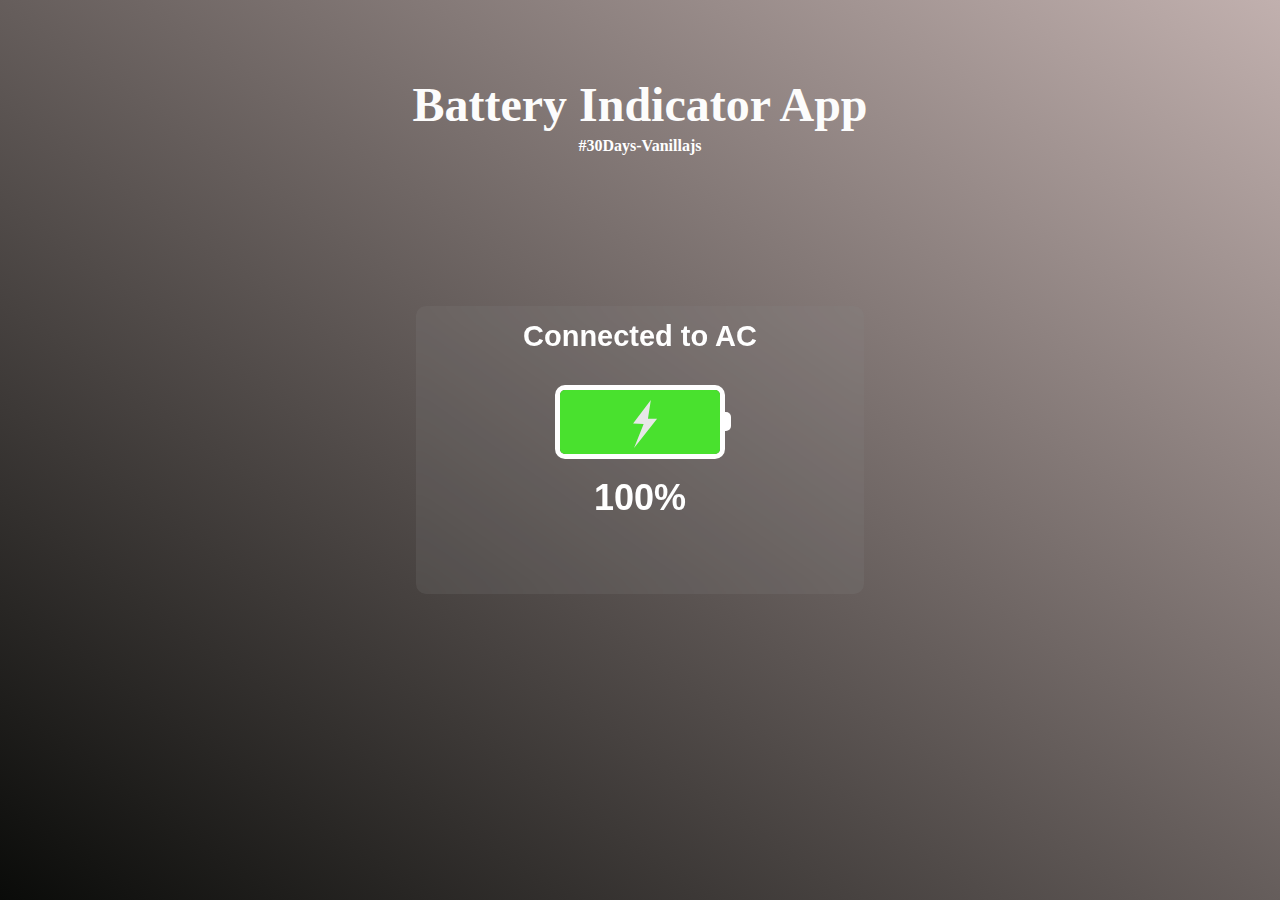
<file: 01 - Battery Indicator App/index.html>
<!DOCTYPE html>
<html lang="en">
  <head>
    <meta charset="UTF-8" />
    <meta http-equiv="X-UA-Compatible" content="IE=edge" />
    <meta name="viewport" content="width=device-width, initial-scale=1.0" />
    <link rel="stylesheet" href="./assets/css/style.css" />
    <title>Battery Indicator App</title>
  </head>
  <body>
    <h1>
      Battery Indicator App
      <a href="https://github.com/ShubhamSingh03/30Days-VanillaJs"
        >#30Days-Vanillajs</a
      >
    </h1>
    <div class="main-container">
      <div class="charging">Checking...</div>
      <div class="charger-container">
        <div class="chargerblock">
          <div class="charging-animation"></div>
        </div>
        <div class="sideone"><div class="charging-animation"></div></div>
        <div class="sidetwo-icon"></div>
      </div>
      <div class="batteryIndicator">70%</div>
    </div>
    <script src="./assets/js/script.js"></script>
  </body>
</html>
</file>
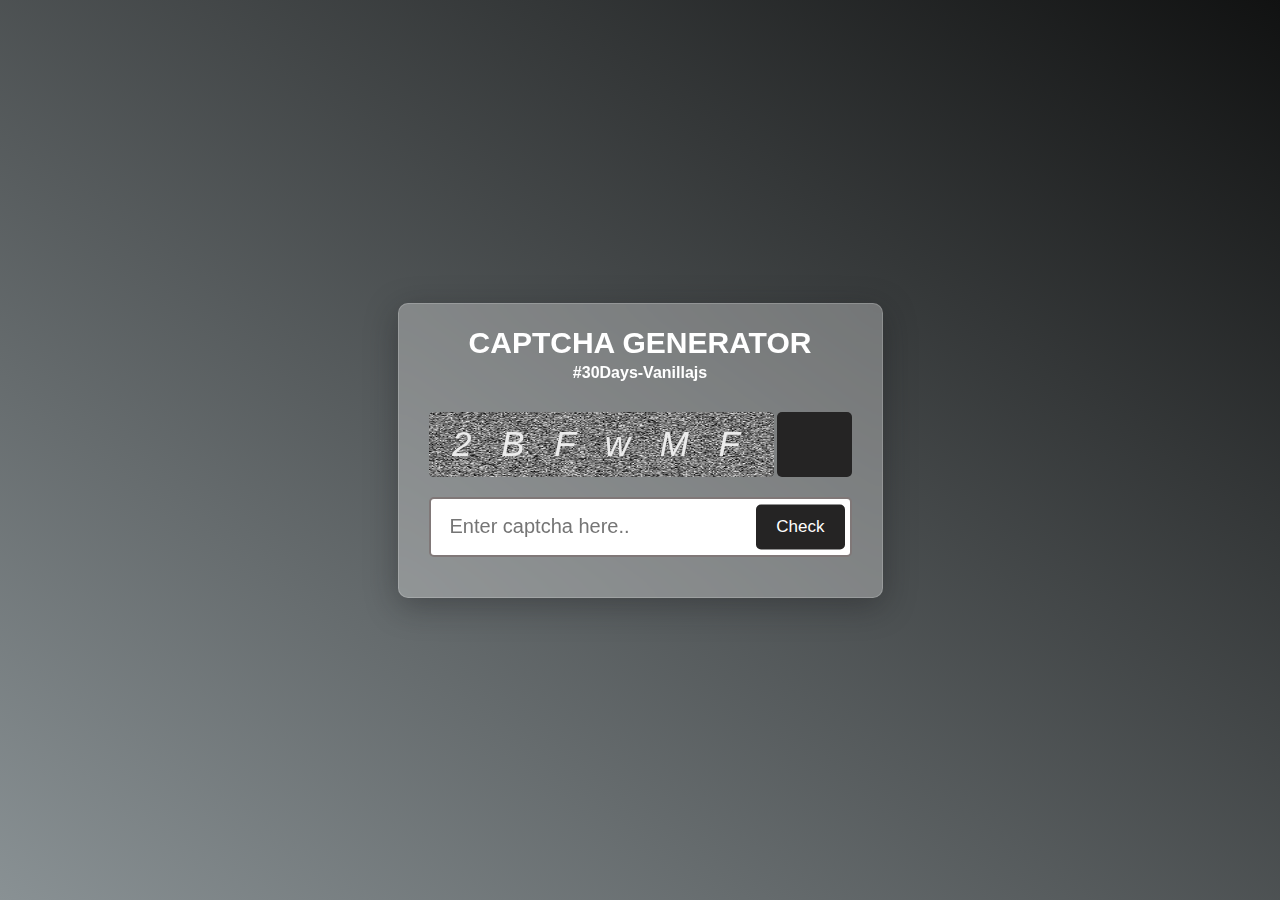
<file: 03 - Captcha Generator/index.html>
<!DOCTYPE html>
<html lang="en">
  <head>
    <meta charset="UTF-8" />
    <meta http-equiv="X-UA-Compatible" content="IE=edge" />
    <meta name="viewport" content="width=device-width, initial-scale=1.0" />
    <title>Captcha Generator</title>
    <link rel="stylesheet" href="./assets/css/style.css" />
    <link
      rel="stylesheet"
      href="https://cdnjs.cloudflare.com/ajax/libs/font-awesome/6.4.0/css/all.min.css"
      integrity="sha512-iecdLmaskl7CVkqkXNQ/ZH/XLlvWZOJyj7Yy7tcenmpD1ypASozpmT/E0iPtmFIB46ZmdtAc9eNBvH0H/ZpiBw=="
      crossorigin="anonymous"
      referrerpolicy="no-referrer"
    />
  </head>
  <body>
    <div class="main-container">
      <header>
        <h1>CAPTCHA GENERATOR</h1>
        <a href="">#30Days-Vanillajs</a>
      </header>
      <div class="captcha-container">
        <div class="captcha-img">
          <img src="./assets/img/captcha-bg.png" alt="captcha-bg" />
          <span class="captcha"></span>
        </div>
        <button class="reload">
          <i class="fas fa-redo-alt"></i>
        </button>
      </div>
      <form action="#" class="input-text">
        <input
          type="text"
          placeholder="Enter captcha here.."
          maxlength="6"
          spellcheck="false"
          required
        />
        <button class="verify">Check</button>
      </form>
      <div class="response"></div>
    </div>
    <script src="./assets/js/captcha.js"></script>
  </body>
</html>
</file>
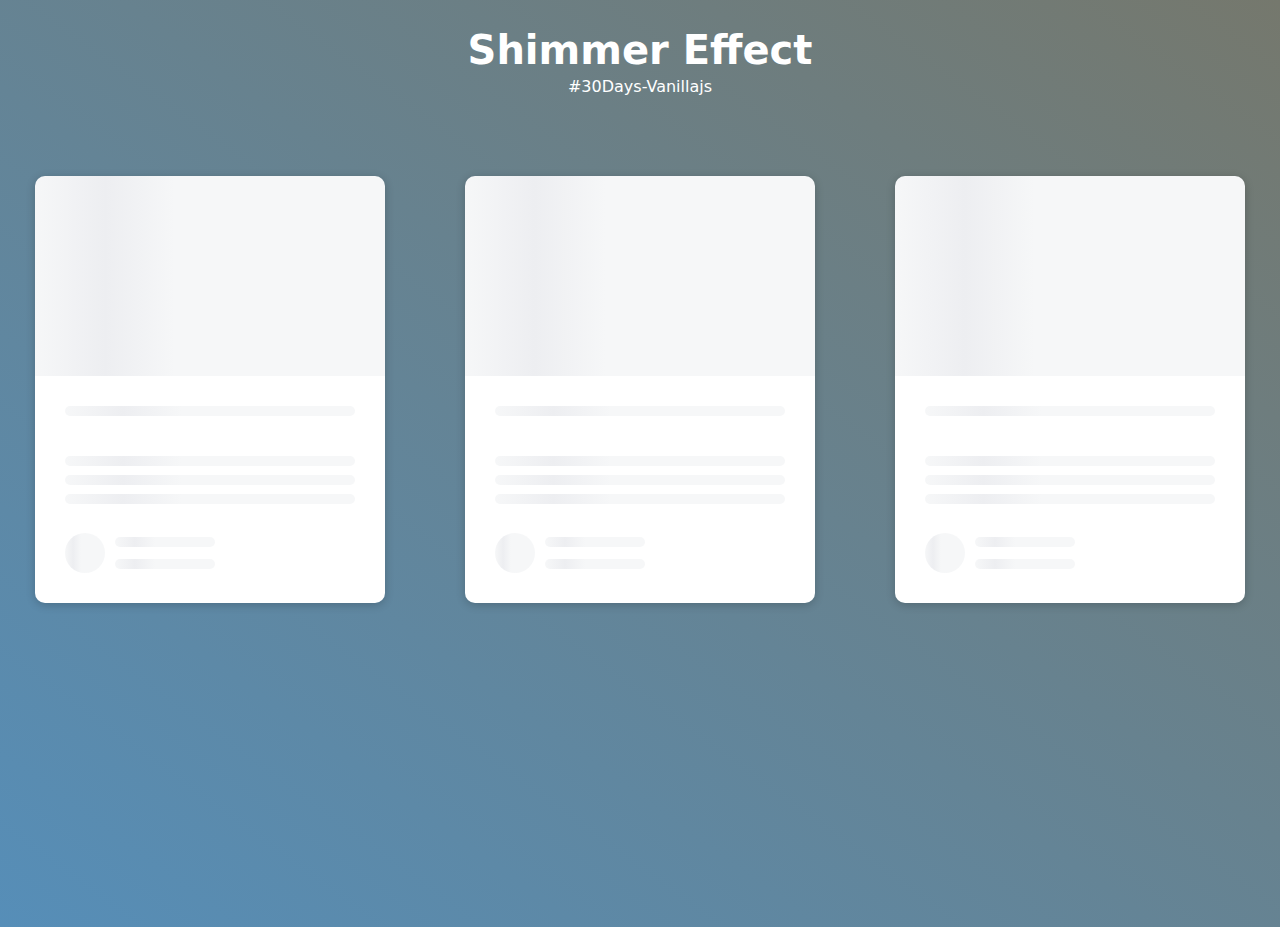
<file: 04 - Shimmer Effect/index.html>
<!DOCTYPE html>
<html lang="en">
  <head>
    <meta charset="UTF-8" />
    <meta name="viewport" content="width=device-width, initial-scale=1.0" />
    <link rel="stylesheet" href="./assets/css/style.css" />
    <title>Shimmer Effect</title>
  </head>

  <body>
    <div class="header">
      <h1>Shimmer Effect</h1>
      <a href="https://github.com/ShubhamSingh03/30Days-VanillaJs"
        >#30Days-Vanillajs</a
      >
    </div>
    <div class="cards">
      <div class="card">
        <div class="card-header animated-bg" id="header">&nbsp;</div>

        <div class="card-content">
          <h3 class="card-title animated-bg animated-bg-text" id="title">
            &nbsp;
          </h3>
          <p class="card-excerpt" id="excerpt">
            &nbsp;
            <span class="animated-bg animated-bg-text">&nbsp;</span>
            <span class="animated-bg animated-bg-text">&nbsp;</span>
            <span class="animated-bg animated-bg-text">&nbsp;</span>
          </p>
          <div class="author">
            <div class="profile-img animated-bg" id="profile_img">&nbsp;</div>
            <div class="author-info">
              <strong class="animated-bg animated-bg-text" id="name"
                >&nbsp;</strong
              >
              <small class="animated-bg animated-bg-text" id="date"
                >&nbsp;</small
              >
            </div>
          </div>
        </div>
      </div>

      <div class="card">
        <div class="card-header animated-bg" id="header">&nbsp;</div>

        <div class="card-content">
          <h3 class="card-title animated-bg animated-bg-text" id="title">
            &nbsp;
          </h3>
          <p class="card-excerpt" id="excerpt">
            &nbsp;
            <span class="animated-bg animated-bg-text">&nbsp;</span>
            <span class="animated-bg animated-bg-text">&nbsp;</span>
            <span class="animated-bg animated-bg-text">&nbsp;</span>
          </p>
          <div class="author">
            <div class="profile-img animated-bg" id="profile_img">&nbsp;</div>
            <div class="author-info">
              <strong class="animated-bg animated-bg-text" id="name"
                >&nbsp;</strong
              >
              <small class="animated-bg animated-bg-text" id="date"
                >&nbsp;</small
              >
            </div>
          </div>
        </div>
      </div>

      <div class="card">
        <div class="card-header animated-bg" id="header">&nbsp;</div>

        <div class="card-content">
          <h3 class="card-title animated-bg animated-bg-text" id="title">
            &nbsp;
          </h3>
          <p class="card-excerpt" id="excerpt">
            &nbsp;
            <span class="animated-bg animated-bg-text">&nbsp;</span>
            <span class="animated-bg animated-bg-text">&nbsp;</span>
            <span class="animated-bg animated-bg-text">&nbsp;</span>
          </p>
          <div class="author">
            <div class="profile-img animated-bg" id="profile_img">&nbsp;</div>
            <div class="author-info">
              <strong class="animated-bg animated-bg-text" id="name"
                >&nbsp;</strong
              >
              <small class="animated-bg animated-bg-text" id="date"
                >&nbsp;</small
              >
            </div>
          </div>
        </div>
      </div>
    </div>

    <script src="./assets/js/shimmer.js"></script>
  </body>
</html>
</file>
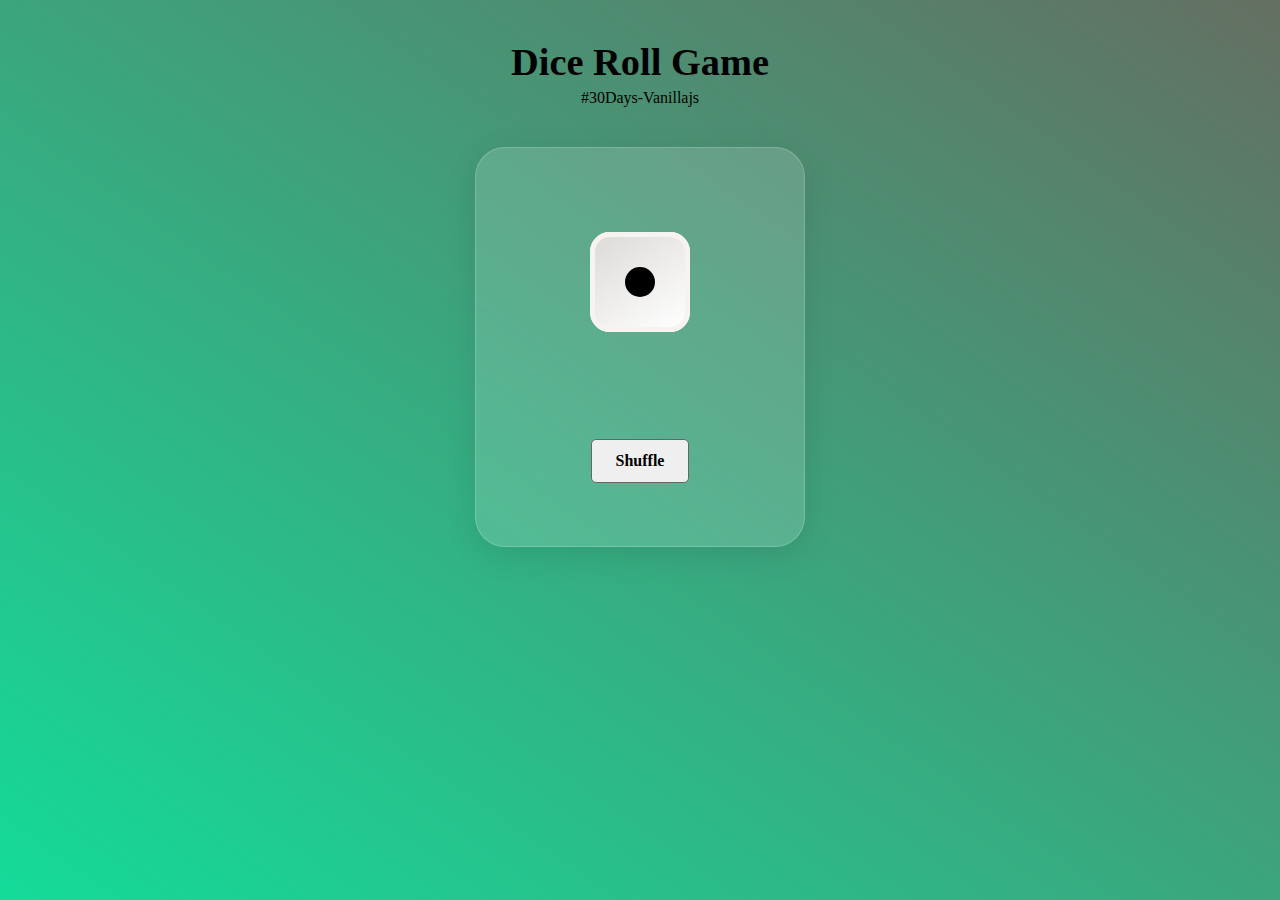
<file: 05 - Dice Roll Game/index.html>
<!DOCTYPE html>
<html lang="en">
  <head>
    <meta charset="UTF-8" />
    <meta http-equiv="X-UA-Compatible" content="IE=edge" />
    <meta name="viewport" content="width=device-width, initial-scale=1.0" />
    <link
      rel="shortcut icon"
      href="./assets/img/dice.png"
      type="image/x-icon"
    />
    <link rel="stylesheet" href="./assets/css/style.css" />
    <title>Dice Roll Game</title>
  </head>
  <body>
    <div class="header">
      <h1>Dice Roll Game</h1>
      <a href="https://github.com/ShubhamSingh03/30Days-VanillaJs"
        >#30Days-Vanillajs</a
      >
    </div>
    <div class="container">
      <div class="dice">
        <div class="dice-face front"></div>
        <div class="dice-face back"></div>
        <div class="dice-face top"></div>
        <div class="dice-face bottom"></div>
        <div class="dice-face left"></div>
        <div class="dice-face right"></div>
      </div>

      <button class="shuffle">Shuffle</button>
    </div>

    <script src="./assets/js/diceroller.js"></script>
  </body>
</html>
</file>
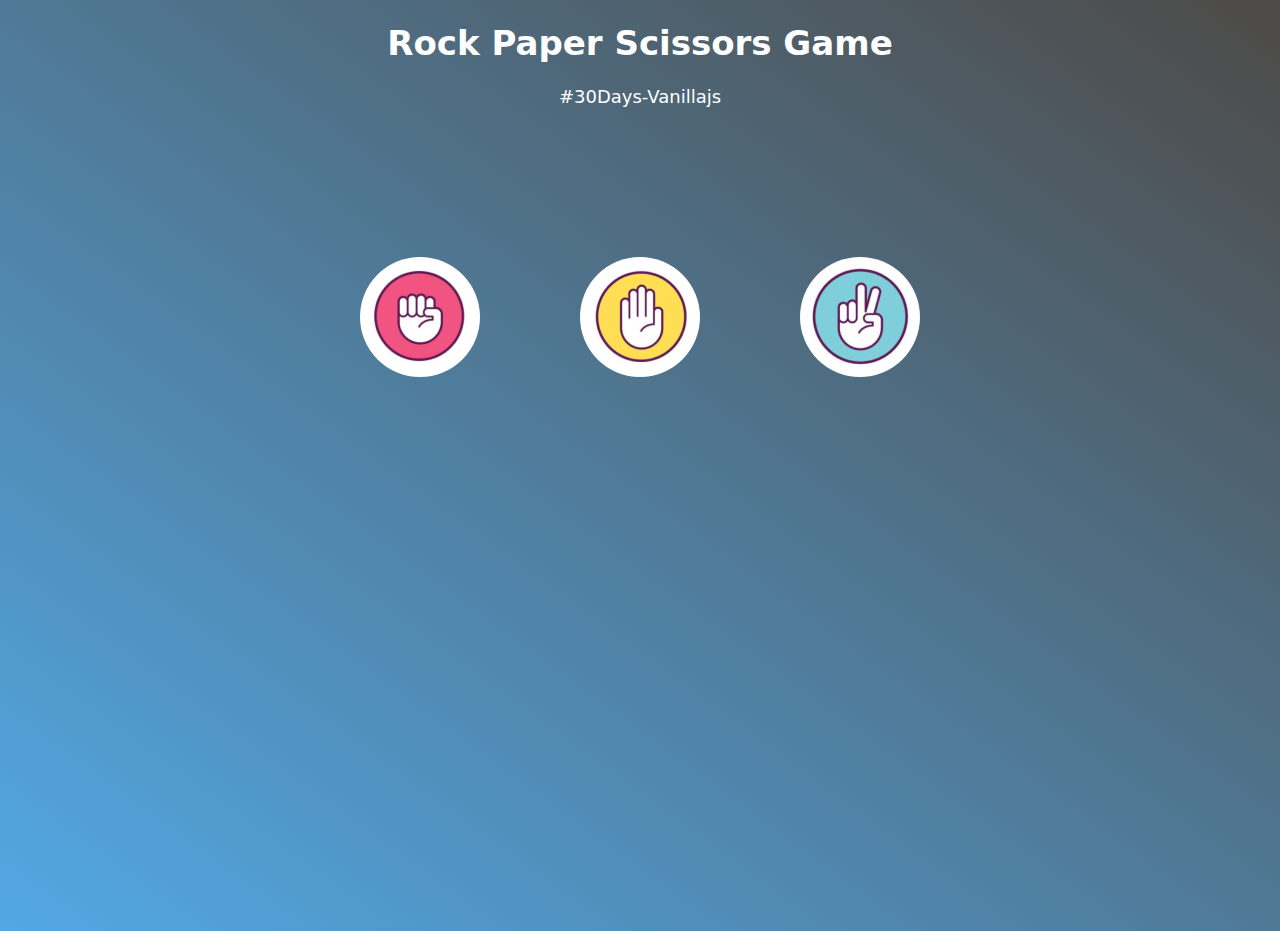
<file: 06 - Rock Paper Scissors/index.html>
<!DOCTYPE html>
<html lang="en">
  <head>
    <meta charset="UTF-8" />
    <meta http-equiv="X-UA-Compatible" content="IE=edge" />
    <meta name="viewport" content="width=device-width, initial-scale=1.0" />
    <link rel="stylesheet" href="./assets/css/style.css" />
    <title>Rock Paper Scissors Game</title>
  </head>
  <body>
    <h1>Rock Paper Scissors Game</h1>
    <a href="https://github.com/ShubhamSingh03/30Days-VanillaJs"
      >#30Days-Vanillajs</a
    >
    <div class="container">
      <img id="Rock" src="./assets/img/rock-image.jpg" alt="Rock" />
      <img id="Paper" src="./assets/img/paper-image.jpg" alt="Paper" />
      <img id="Scissors" src="./assets/img/scissors-image.jpg" alt="Scissors" />
    </div>

    <div id="message"></div>

    <script defer src="./assets/js/rps.js"></script>
  </body>
</html>
</file>
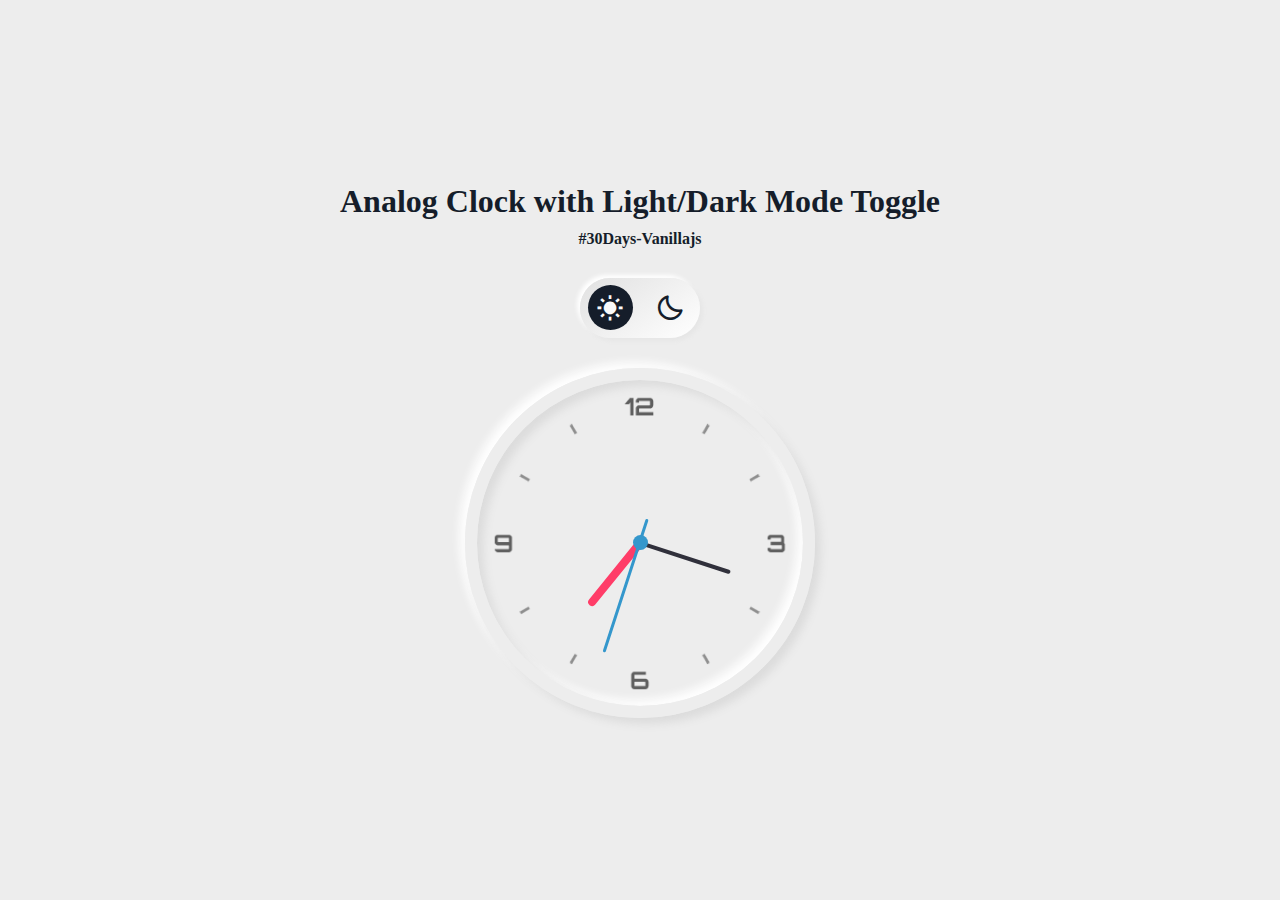
<file: 07 - Analog Clock/index.html>
<!DOCTYPE html>
<html lang="en">
  <head>
    <meta charset="UTF-8" />
    <meta http-equiv="X-UA-Compatible" content="IE=edge" />
    <meta name="viewport" content="width=device-width, initial-scale=1.0" />
    <link rel="stylesheet" href="./assets/css/style.css" />
    <link
      href="https://unpkg.com/boxicons@2.1.2/css/boxicons.min.css"
      rel="stylesheet"
    />
    <title>Analog Clock</title>
  </head>
  <body class="light">
    <!-- Header -->
    <div class="header">
      <h1>Analog Clock with Light/Dark Mode Toggle</h1>
      <a href="https://github.com/ShubhamSingh03/30Days-VanillaJs"
        >#30Days-Vanillajs</a
      >
    </div>
    <!-- Toggle checkbox -->
    <input type="checkbox" id="toggle" />
    <label class="toggle" for="toggle">
      <i class="bx bxs-sun"></i>
      <i class="bx bx-moon"></i>
      <span class="ball"></span>
    </label>
    <!-- Clock -->
    <div class="clock">
      <div class="hour">
        <span class="hr" id="hour-hand"></span>
      </div>
      <div class="minute">
        <span class="min" id="minute-hand"></span>
      </div>
      <div class="second">
        <span class="sec" id="second-hand"></span>
      </div>
    </div>
    <!-- script -->
    <script
      defer
      type="text/javascript"
      src="./assets/js/analogClock.js"
    ></script>
  </body>
</html>
</file>
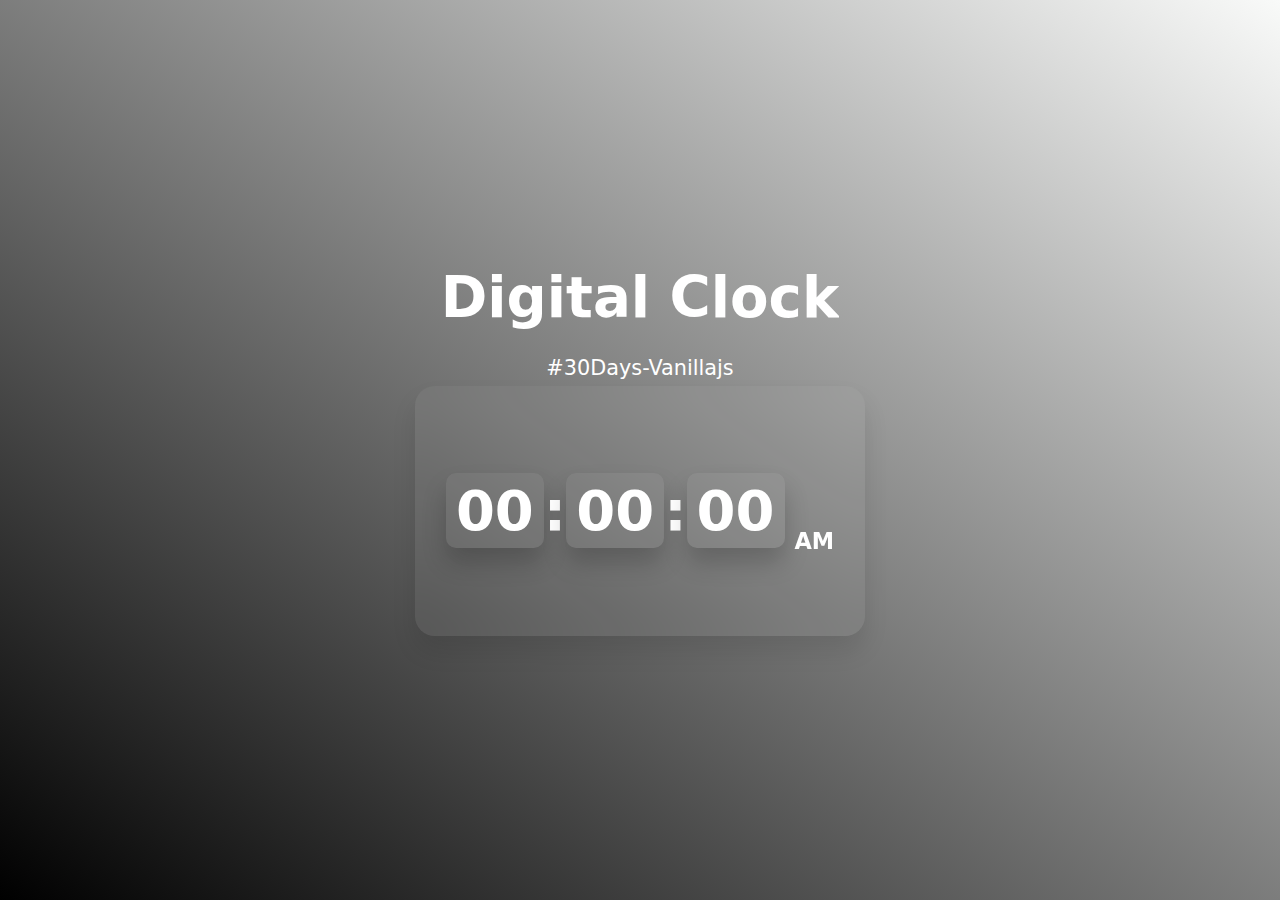
<file: 08 - Digital Clock/index.html>
<!DOCTYPE html>
<html lang="en">
  <head>
    <meta charset="UTF-8" />
    <meta http-equiv="X-UA-Compatible" content="IE=edge" />
    <meta name="viewport" content="width=device-width, initial-scale=1.0" />
    <link rel="stylesheet" href="./assets/css/style.css" />
    <title>Digital Clock</title>
  </head>
  <body>
    <section>
      <div class="heading">
        <h3>Digital Clock</h3>
        <a href="https://github.com/ShubhamSingh03/30Days-VanillaJs"
          >#30Days-Vanillajs</a
        >
      </div>

      <div class="clock">
        <div class="container">
          <h2 id="hour">00</h2>
          <h2 class="separater">:</h2>
          <h2 id="minute">00</h2>
          <h2 class="separater">:</h2>
          <h2 id="seconds">00</h2>
          <span id="meridiem">AM</span>
        </div>
      </div>
    </section>
    <script defer src="./assets/js/digitalClock.js"></script>
  </body>
</html>
</file>
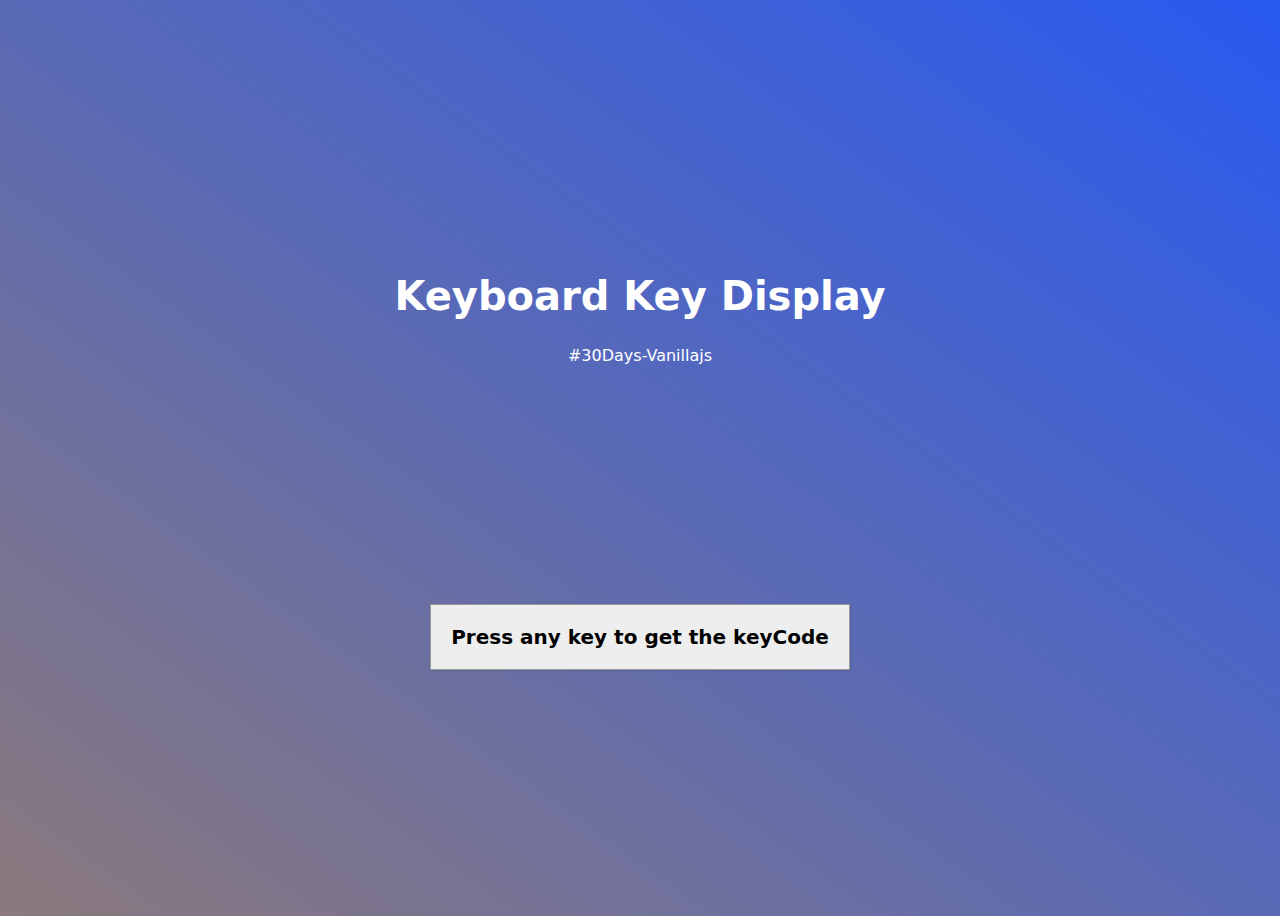
<file: 09 - Keyboard Info/index.html>
<!DOCTYPE html>
<html lang="en">
  <head>
    <meta charset="UTF-8" />
    <meta http-equiv="X-UA-Compatible" content="IE=edge" />
    <meta name="viewport" content="width=device-width, initial-scale=1.0" />
    <link rel="stylesheet" href="./assets/css/style.css" />
    <title>Keyboard Info</title>
  </head>
  <body>
    <div class="header">
      <h1>Keyboard Key Display</h1>
      <a href="https://github.com/ShubhamSingh03/30Days-VanillaJs"
        >#30Days-Vanillajs</a
      >
    </div>
    <div id="keyboard-display">
      <div class="key">Press any key to get the keyCode</div>
    </div>
    <script src="./assets/js/keydisplay.js"></script>
  </body>
</html>
</file>
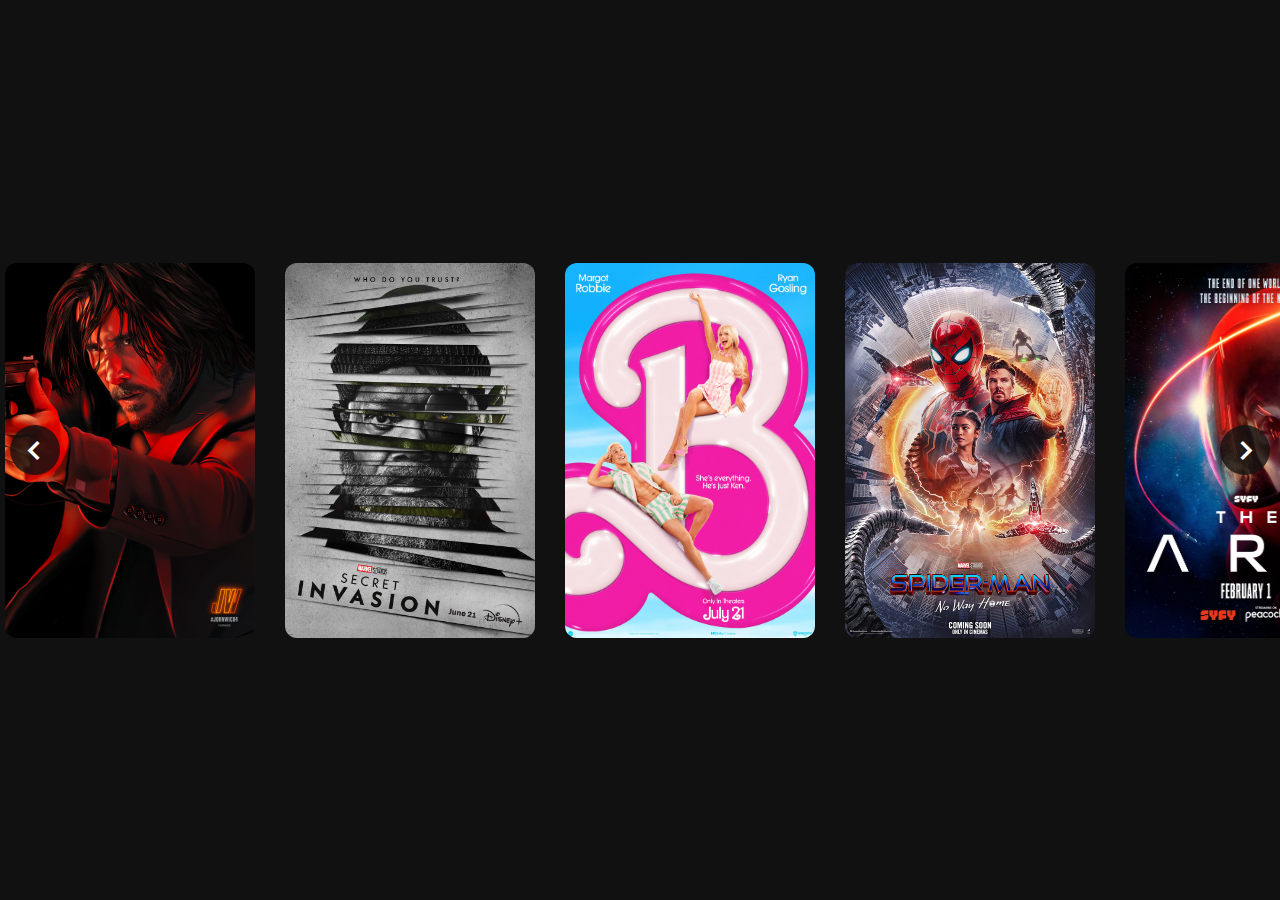
<file: 11 - Image Slider/index.html>
<!DOCTYPE html>
<html lang="en">
  <head>
    <meta charset="UTF-8" />
    <meta http-equiv="X-UA-Compatible" content="IE=edge" />
    <meta name="viewport" content="width=device-width, initial-scale=1.0" />
    <link
      rel="shortcut icon"
      href="./assets/img/slider.png"
      type="image/x-icon"
    />
    <link
      href="https://unpkg.com/boxicons@2.1.2/css/boxicons.min.css"
      rel="stylesheet"
    />
    <link rel="stylesheet" href="./assets/css/style.css" />
    <title>Image Slider</title>
  </head>
  <body>
    <!-- <h1 class="outline">IMAGE SLIDER</h1> -->
    <div class="slider">
      <button class="slider-prev">
        <i class="bx bx-chevron-left"></i>
      </button>
      <!-- Slider -->
      <div class="inner-slider">
        <div class="slider-item">
          <img src="./assets/img/john-wick4.jpeg" alt="movie-img" />
        </div>
        <div class="slider-item">
          <img src="./assets/img/secret_invasion.jpeg" alt="movie-img" />
        </div>
        <div class="slider-item">
          <img src="./assets/img/barbie2.jpeg" alt="movie-img" />
        </div>
        <div class="slider-item">
          <img src="./assets/img/spider_man3.jpg" alt="movie-img" />
        </div>
        <div class="slider-item">
          <img src="./assets/img/ark.jpeg" alt="movie-img" />
        </div>
        <div class="slider-item">
          <img src="./assets/img/antman3.jpeg" alt="movie-img" />
        </div>
        <div class="slider-item">
          <img src="./assets/img/anime.jpeg" alt="movie-img" />
        </div>
        <div class="slider-item">
          <img src="./assets/img/shazam.jpeg" alt="movie-img" />
        </div>
        <div class="slider-item">
          <img src="./assets/img/tommorow.jpg" alt="movie-img" />
        </div>
        <div class="slider-item">
          <img src="./assets/img/openhimmer.jpeg" alt="movie-img" />
        </div>
      </div>

      <button class="slider-next">
        <i class="bx bx-chevron-right"></i>
      </button>
    </div>

    <script src="./assets/js/slider.js" type="text/javascript"></script>
  </body>
</html>
</file>
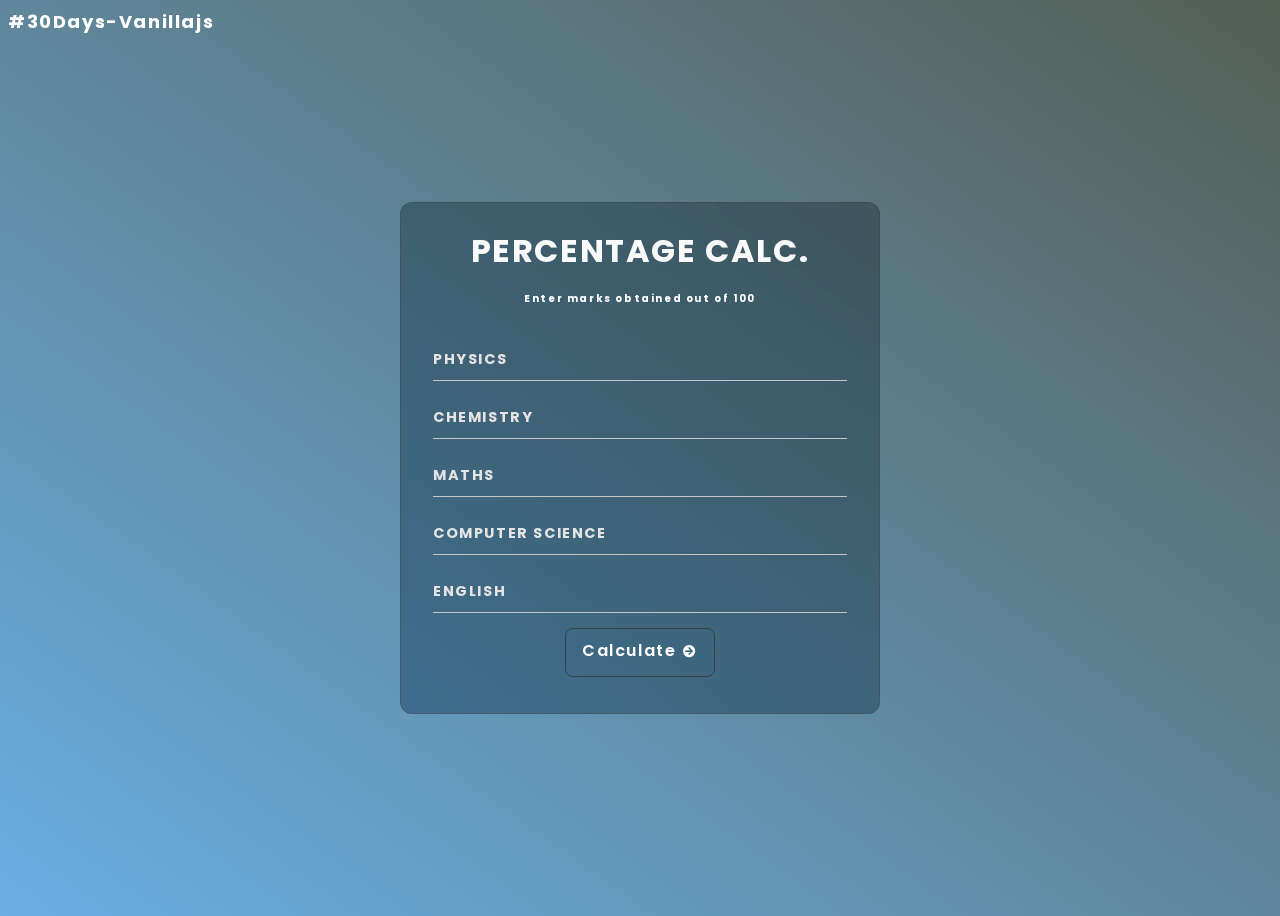
<file: 12 - Percentage Calculator/index.html>
<!DOCTYPE html>
<html lang="en">
  <head>
    <meta charset="UTF-8" />
    <meta http-equiv="X-UA-Compatible" content="IE=edge" />
    <meta name="viewport" content="width=device-width, initial-scale=1.0" />
    <link
      href="https://cdnjs.cloudflare.com/ajax/libs/font-awesome/5.13.0/css/all.min.css"
      rel="stylesheet"
    />
    <link rel="stylesheet" href="./assets/css/style.css" />
    <title>Percentage Calculator</title>
  </head>
  <body>
    <div class="background">
      <a
        href="https://github.com/ShubhamSingh03/30Days-VanillaJs"
        class="link-to-git"
        >#30Days-Vanillajs</a
      >
      <div class="container">
        <div class="calculator">
          <div class="calculator-body">
            <div class="container-title">
              <div class="title">Percentage Calc.</div>
              <span>Enter marks obtained out of 100</span>
            </div>
            <div class="form-body">
              <div class="app-form">
                <div class="inputs">
                  <input
                    type="text"
                    placeholder="physics"
                    id="physics-score"
                    required
                  />
                </div>
                <div class="inputs">
                  <input
                    type="text"
                    placeholder="chemistry"
                    id="chemistry-score"
                    required
                  />
                </div>
                <div class="inputs">
                  <input
                    type="text"
                    placeholder="maths"
                    id="math-score"
                    required
                  />
                </div>
                <div class="inputs">
                  <input
                    type="text"
                    placeholder="Computer Science"
                    id="cs-score"
                    required
                  />
                </div>
                <div class="inputs">
                  <input
                    type="text"
                    placeholder="english"
                    id="eng-score"
                    required
                  />
                </div>
                <div class="form-btn">
                  <a class="btn"
                    ><span>Calculate</span>
                    <i class="fas fa-arrow-circle-right"></i>
                  </a>
                </div>
              </div>
            </div>
          </div>
          <div class="result">
            <p id="result"></p>
          </div>
        </div>
      </div>
    </div>
    <script src="./assets/js/percentage.js"></script>
  </body>
</html>
</file>
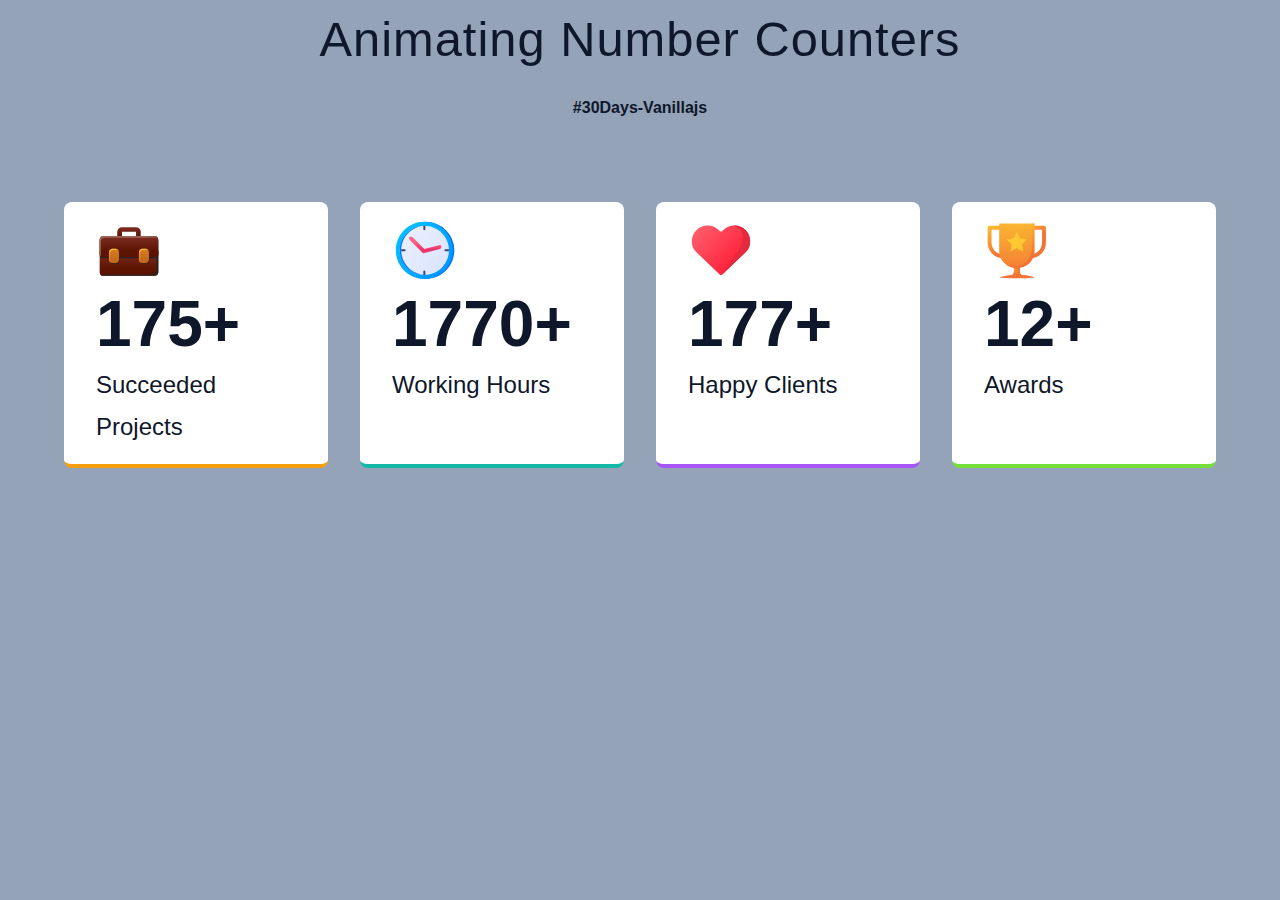
<file: 13 - Animating Number Counters/index.html>
<!DOCTYPE html>
<html lang="en">
  <head>
    <meta charset="UTF-8" />
    <meta http-equiv="X-UA-Compatible" content="IE=edge" />
    <meta name="viewport" content="width=device-width, initial-scale=1.0" />
    <link rel="stylesheet" href="./assets/css/style.css" />
    <title>Animating Number Counters</title>
  </head>
  <body>
    <div class="header">
      <h1>Animating Number Counters</h1>
      <a href="https://github.com/ShubhamSingh03/30Days-VanillaJs"
        >#30Days-Vanillajs</a
      >
    </div>
    <section>
      <article>
        <svg
          xmlns="http://www.w3.org/2000/svg"
          viewBox="0 0 36 36"
          class="injected-svg"
          data-src="https://static.elfsight.com/icons/app-number-counter-case-multicolor.svg"
          xmlns:xlink="http://www.w3.org/1999/xlink"
        >
          <defs>
            <linearGradient
              id="f-19"
              x1="99.294%"
              x2="531.271%"
              y1="203.824%"
              y2="1550.283%"
            >
              <stop offset="0%" stop-color="#8C6239"></stop>
              <stop offset="100%" stop-color="#42210B"></stop>
            </linearGradient>
            <linearGradient
              id="a-20"
              x1="50%"
              x2="50%"
              y1="-137.667%"
              y2="74.381%"
            >
              <stop offset="0%" stop-color="#B76161"></stop>
              <stop offset="100%" stop-color="#5C1300"></stop>
            </linearGradient>
            <linearGradient
              id="c-21"
              x1="-18.636%"
              x2="16.667%"
              y1="23.57%"
              y2="37.013%"
            >
              <stop offset="0%" stop-color="#332626"></stop>
              <stop offset="100%" stop-color="#2B2424"></stop>
            </linearGradient>
            <linearGradient
              id="d-22"
              x1="-18.636%"
              x2="16.667%"
              y1="32.258%"
              y2="41.283%"
            >
              <stop offset="0%" stop-color="#332626"></stop>
              <stop offset="100%" stop-color="#2B2424"></stop>
            </linearGradient>
            <linearGradient
              id="e-23"
              x1="50%"
              x2="50%"
              y1="-137.667%"
              y2="74.381%"
            >
              <stop offset="0%" stop-color="#B76161"></stop>
              <stop offset="100%" stop-color="#5C1300"></stop>
            </linearGradient>
            <linearGradient
              id="b-24"
              x1="50%"
              x2="50%"
              y1="-137.667%"
              y2="74.381%"
            >
              <stop offset="0%" stop-color="#B76161"></stop>
              <stop offset="100%" stop-color="#5C1300"></stop>
            </linearGradient>
            <linearGradient
              id="g-25"
              x1="58.359%"
              x2="161.187%"
              y1="52.869%"
              y2="86.127%"
            >
              <stop offset="0%" stop-color="#9E6356"></stop>
              <stop offset="100%" stop-color="#333"></stop>
            </linearGradient>
            <linearGradient
              id="h-26"
              x1="-16.231%"
              x2="415.746%"
              y1="-156.374%"
              y2="1190.227%"
            >
              <stop offset="0%" stop-color="#8C6239"></stop>
              <stop offset="100%" stop-color="#42210B"></stop>
            </linearGradient>
            <linearGradient
              id="i-27"
              x1="15.563%"
              x2="33.275%"
              y1="-86.897%"
              y2="-17.264%"
            >
              <stop offset="0%" stop-color="#332626"></stop>
              <stop offset="100%" stop-color="#2B2424"></stop>
            </linearGradient>
            <linearGradient
              id="j-28"
              x1="50%"
              x2="50%"
              y1="-137.667%"
              y2="74.381%"
            >
              <stop offset="0%" stop-color="#FFAA27"></stop>
              <stop offset="100%" stop-color="#C4691D"></stop>
            </linearGradient>
            <linearGradient
              id="k-29"
              x1="25.442%"
              x2="72.215%"
              y1="100%"
              y2="4.771%"
            >
              <stop offset="0%" stop-color="#FF8008"></stop>
              <stop offset="100%" stop-color="#FFC837"></stop>
            </linearGradient>
          </defs>
          <g fill="none" fill-rule="evenodd">
            <path d="M0 0h36v36H0z"></path>
            <g fill-rule="nonzero">
              <path
                fill="url(#a-20)"
                d="M21.12 6.72a1.28 1.28 0 0 1-1.28-1.28V2.56h-7.68v2.88a1.28 1.28 0 1 1-2.56 0V2.56A2.56 2.56 0 0 1 12.16 0h7.68a2.56 2.56 0 0 1 2.56 2.56v2.88a1.28 1.28 0 0 1-1.28 1.28z"
                transform="translate(2 5)"
              ></path>
              <path
                fill="url(#b-24)"
                d="M30.08 26.56H1.92A1.92 1.92 0 0 1 0 24.64V13.28a.64.64 0 0 1 .64-.64h30.72a.64.64 0 0 1 .64.64v11.36c0 1.06-.86 1.92-1.92 1.92z"
                transform="translate(2 5)"
              ></path>
              <path
                fill="url(#c-21)"
                d="M31.36 12.64h-.422v11.2c0 1.06-.86 1.92-1.92 1.92H.858a1.955 1.955 0 0 1-.538-.08c.35.544.952.875 1.6.88h28.16c1.06 0 1.92-.86 1.92-1.92V13.28a.64.64 0 0 0-.64-.64z"
                transform="translate(2 5)"
              ></path>
              <path
                fill="url(#d-22)"
                d="M30.08 16.94h-3.84a.64.64 0 0 1-.64-.64v-1.92a.64.64 0 0 0-.64-.64h-1.6a.64.64 0 0 0-.64.64v1.92a.64.64 0 0 1-.64.64H9.92a.64.64 0 0 1-.64-.64v-1.92a.64.64 0 0 0-.64-.64h-1.6a.64.64 0 0 0-.64.64v1.92a.64.64 0 0 1-.64.64H1.92A1.92 1.92 0 0 1 0 15.02V7.34c0-1.06.86-1.92 1.92-1.92h28.16c1.06 0 1.92.86 1.92 1.92v7.68a1.92 1.92 0 0 1-1.92 1.92z"
                transform="translate(2 5)"
              ></path>
              <path
                fill="url(#e-23)"
                d="M30.08 16.32h-3.84a.64.64 0 0 1-.64-.64v-1.92a.64.64 0 0 0-.64-.64h-1.6a.64.64 0 0 0-.64.64v1.92a.64.64 0 0 1-.64.64H9.92a.64.64 0 0 1-.64-.64v-1.92a.64.64 0 0 0-.64-.64h-1.6a.64.64 0 0 0-.64.64v1.92a.64.64 0 0 1-.64.64H1.92A1.92 1.92 0 0 1 0 14.4V6.72C0 5.66.86 4.8 1.92 4.8h28.16c1.06 0 1.92.86 1.92 1.92v7.68c0 1.06-.86 1.92-1.92 1.92z"
                transform="translate(2 5)"
              ></path>
              <path
                fill="url(#f-19)"
                d="M9.952 14.7a.64.64 0 0 0-.64-.64H9.28v1.62c0 .353.287.64.64.64h.032V14.7z"
                transform="translate(2 5)"
              ></path>
              <path
                fill="url(#g-25)"
                d="M.672 15.34V7.66c0-1.06.86-1.92 1.92-1.92h28.16a1.92 1.92 0 0 1 1.155.391A1.92 1.92 0 0 0 30.08 4.8H1.92C.86 4.8 0 5.66 0 6.72v7.68a1.92 1.92 0 0 0 .765 1.53 1.891 1.891 0 0 1-.093-.59z"
                transform="translate(2 5)"
              ></path>
              <path
                fill="url(#h-26)"
                d="M26.272 14.7a.64.64 0 0 0-.64-.64H25.6v1.62c0 .353.287.64.64.64h.032V14.7z"
                transform="translate(2 5)"
              ></path>
              <path
                fill="url(#i-27)"
                d="M8.96 19.84h-1.6a1.92 1.92 0 0 1-1.92-1.92v-3.84c0-1.06.86-1.92 1.92-1.92h1.6c1.06 0 1.92.86 1.92 1.92v3.84c0 1.06-.86 1.92-1.92 1.92z"
                transform="translate(2 5)"
              ></path>
              <path
                fill="url(#j-28)"
                d="M8.64 19.52h-1.6a1.92 1.92 0 0 1-1.92-1.92v-3.84c0-1.06.86-1.92 1.92-1.92h1.6c1.06 0 1.92.86 1.92 1.92v3.84c0 1.06-.86 1.92-1.92 1.92z"
                transform="translate(2 5)"
              ></path>
              <path
                fill="url(#k-29)"
                d="M5.597 18.102v-3.84c0-1.06.86-1.92 1.92-1.92h1.6c.405.003.799.135 1.123.378a1.92 1.92 0 0 0-1.6-.88h-1.6c-1.06 0-1.92.86-1.92 1.92v3.84c0 .61.292 1.184.784 1.546a1.92 1.92 0 0 1-.307-1.044z"
                transform="translate(2 5)"
              ></path>
              <path
                fill="url(#i-27)"
                d="M25.28 19.84h-1.6a1.92 1.92 0 0 1-1.92-1.92v-3.84c0-1.06.86-1.92 1.92-1.92h1.6c1.06 0 1.92.86 1.92 1.92v3.84c0 1.06-.86 1.92-1.92 1.92z"
                transform="translate(2 5)"
              ></path>
              <path
                fill="url(#j-28)"
                d="M24.96 19.52h-1.6a1.92 1.92 0 0 1-1.92-1.92v-3.84c0-1.06.86-1.92 1.92-1.92h1.6c1.06 0 1.92.86 1.92 1.92v3.84c0 1.06-.86 1.92-1.92 1.92z"
                transform="translate(2 5)"
              ></path>
              <path
                fill="url(#k-29)"
                d="M21.917 18.102v-3.84c0-1.06.86-1.92 1.92-1.92h1.6c.405.003.799.135 1.123.378a1.92 1.92 0 0 0-1.6-.88h-1.6c-1.06 0-1.92.86-1.92 1.92v3.84c0 .61.292 1.184.784 1.546a1.92 1.92 0 0 1-.307-1.044z"
                transform="translate(2 5)"
              ></path>
            </g>
          </g>
        </svg>
        <span class="number" data-value="200">0</span>
        <p>Succeeded Projects</p>
      </article>
      <article>
        <svg
          xmlns="http://www.w3.org/2000/svg"
          viewBox="0 0 36 36"
          class="injected-svg"
          data-src="https://static.elfsight.com/icons/app-number-counter-clocks-multicolor.svg"
          xmlns:xlink="http://www.w3.org/1999/xlink"
        >
          <defs>
            <linearGradient
              id="a-17"
              x1="-23.86%"
              x2="-6.1%"
              y1="-6.336%"
              y2="7.21%"
            >
              <stop offset="0%" stop-color="#00C6FF"></stop>
              <stop offset="100%" stop-color="#0072FF"></stop>
            </linearGradient>
            <linearGradient
              id="b-18"
              x1="-1.015%"
              x2="155.855%"
              y1="10.736%"
              y2="131.47%"
            >
              <stop offset="0%" stop-color="#00C6FF"></stop>
              <stop offset="100%" stop-color="#0072FF"></stop>
            </linearGradient>
            <linearGradient
              id="c-19"
              x1="-54.012%"
              x2="182.286%"
              y1="-34.31%"
              y2="157.25%"
            >
              <stop offset="0%" stop-color="#F3F7FF"></stop>
              <stop offset="100%" stop-color="#CDD9FF"></stop>
            </linearGradient>
            <linearGradient
              id="d-20"
              x1="12.717%"
              x2="15.475%"
              y1="-1.31%"
              y2="1.714%"
            >
              <stop offset="0%" stop-color="#00C6FF"></stop>
              <stop offset="100%" stop-color="#0072FF"></stop>
            </linearGradient>
            <linearGradient
              id="e-21"
              x1="50.854%"
              x2="48.396%"
              y1="31.534%"
              y2="76.103%"
            >
              <stop offset="0%" stop-color="#FF6382"></stop>
              <stop offset="100%" stop-color="#EA366D"></stop>
            </linearGradient>
          </defs>
          <path
            fill="url(#a-17)"
            d="M16.439 31.199A15.564 15.564 0 1 1 32 15.64c-.012 8.588-6.973 15.547-15.561 15.558z"
            transform="translate(2 2)"
          ></path>
          <path
            fill="url(#b-18)"
            d="M15.64 31.208C7.046 31.208.078 24.241.078 15.645.076 7.05 7.043.081 15.639.08c8.595-.001 15.564 6.965 15.566 15.56-.007 8.594-6.97 15.56-15.564 15.568z"
            transform="translate(2 2)"
          ></path>
          <path
            fill="url(#c-19)"
            d="M15.64 29.047c-7.403 0-13.406-6.002-13.406-13.406 0-7.404 6.003-13.407 13.407-13.407s13.406 6.003 13.406 13.407c-.008 7.4-6.006 13.398-13.406 13.406z"
            transform="translate(2 2)"
          ></path>
          <path
            fill="#3C4276"
            d="M5.032 18.18h1.865a.536.536 0 1 0 0-1.072H5.032c-.019.357-.019.715 0 1.072z"
          ></path>
          <path
            fill="url(#d-20)"
            d="M3.03 15.64C3.025 8.39 8.79 2.45 16.04 2.235h-.4c-7.403 0-13.406 6.003-13.406 13.407s6.003 13.406 13.407 13.406h.399C8.794 28.825 3.034 22.89 3.03 15.641z"
            transform="translate(2 2)"
          ></path>
          <path
            fill="url(#e-21)"
            d="M14.572 16.87 7.587 9.895A1.073 1.073 0 0 1 9.104 8.38l6.55 6.537 7.98-2.09a1.073 1.073 0 0 1 .542 2.074l-8.58 2.235a1.07 1.07 0 0 1-1.024-.265z"
            transform="translate(2 2)"
          ></path>
          <path
            fill="#3C4276"
            d="M29.174 18.18h1.864v-1.072h-1.864a.536.536 0 1 0 0 1.072zM17.105 29.177v1.87c.357.02.715.02 1.072 0v-1.86a.536.536 0 0 0-1.072-.01zm0-24.927v1.865a.536.536 0 0 0 1.072 0V4.25a10.088 10.088 0 0 0-1.072 0z"
          ></path>
        </svg>
        <span class="number" data-value="9140">0</span>
        <p>Working Hours</p>
      </article>
      <article>
        <svg
          xmlns="http://www.w3.org/2000/svg"
          viewBox="0 0 36 36"
          class="injected-svg"
          data-src="https://static.elfsight.com/icons/app-number-counter-heart-multicolor.svg"
          xmlns:xlink="http://www.w3.org/1999/xlink"
        >
          <defs>
            <linearGradient
              id="a-16"
              x1="126.693%"
              x2="2.314%"
              y1="10.101%"
              y2="108.886%"
            >
              <stop offset="0%" stop-color="#FF6D77"></stop>
              <stop offset="100%" stop-color="#FF0A28"></stop>
            </linearGradient>
          </defs>
          <path
            fill="url(#a-16)"
            d="M29.47 2.615c-3.301-3.37-8.736-3.368-12.148-.112l-.608.58a1.018 1.018 0 0 1-1.406 0l-.608-.58C11.29-.753 5.854-.754 2.553 2.615a8.582 8.582 0 0 0 .203 12.216L15.31 26.813a1.017 1.017 0 0 0 1.405 0l12.553-11.982a8.582 8.582 0 0 0 .202-12.216z"
            transform="matrix(-1 0 0 1 34 4)"
          ></path>
          <path
            fill="#E42A3E"
            d="M25.984 19.405c3.456-3.3 5.556-9.793 2.202-13.216-.41-.418-2.852-1.784-3.32-2.099 2.38-.134 4.793.7 6.58 2.525a8.582 8.582 0 0 1-.202 12.216L18.691 30.813c-.393.376 7.075-11.2 7.293-11.408z"
          ></path>
        </svg>
        <span class="number" data-value="500">0</span>
        <p>Happy Clients</p>
      </article>
      <article>
        <svg
          xmlns="http://www.w3.org/2000/svg"
          viewBox="0 0 36 36"
          class="injected-svg"
          data-src="https://static.elfsight.com/icons/app-number-counter-cup-multicolor.svg"
          xmlns:xlink="http://www.w3.org/1999/xlink"
        >
          <defs>
            <linearGradient
              id="a-11"
              x1="27.373%"
              x2="45.94%"
              y1="-34.331%"
              y2="34.868%"
            >
              <stop offset="0%" stop-color="#FDC830"></stop>
              <stop offset="100%" stop-color="#F37335"></stop>
            </linearGradient>
            <linearGradient
              id="b-12"
              x1="38.266%"
              x2="62.699%"
              y1="-22.177%"
              y2="92.949%"
            >
              <stop offset="0%" stop-color="#FDC830"></stop>
              <stop offset="100%" stop-color="#F37335"></stop>
            </linearGradient>
            <linearGradient
              id="c-13"
              x1="50.975%"
              x2="49.725%"
              y1="11.352%"
              y2="75.906%"
            >
              <stop offset="0%" stop-color="#FDC830"></stop>
              <stop offset="100%" stop-color="#F37335"></stop>
            </linearGradient>
            <linearGradient
              id="d-14"
              x1="-56.407%"
              x2="-49.598%"
              y1="27.725%"
              y2="29.689%"
            >
              <stop offset="0%" stop-color="#FDC830"></stop>
              <stop offset="100%" stop-color="#F37335"></stop>
            </linearGradient>
            <linearGradient
              id="e-15"
              x1="49.299%"
              x2="50.973%"
              y1="-34.448%"
              y2="122.1%"
            >
              <stop offset="0%" stop-color="#FDC830"></stop>
              <stop offset="100%" stop-color="#F37335"></stop>
            </linearGradient>
            <linearGradient
              id="f-16"
              x1="32.859%"
              x2="62.846%"
              y1="1.693%"
              y2="79.635%"
            >
              <stop offset="0%" stop-color="#FDC830"></stop>
              <stop offset="100%" stop-color="#F37335"></stop>
            </linearGradient>
            <linearGradient
              id="g-17"
              x1="108.669%"
              x2="147.307%"
              y1="147.241%"
              y2="210.144%"
            >
              <stop offset="0%" stop-color="#FDC830"></stop>
              <stop offset="100%" stop-color="#F37335"></stop>
            </linearGradient>
          </defs>
          <path
            fill="url(#a-11)"
            d="M23.707 18.905a1.06 1.06 0 0 1-1.06-1.093c.019-.58.52-1.022 1.099-1.027 3.272-.022 5.928-2.931 5.928-6.503V3.36h-5.931c-.565 0-1.058-.426-1.094-.99a1.06 1.06 0 0 1 1.058-1.13h7.027c.585 0 1.06.475 1.06 1.06v7.982c0 4.754-3.628 8.623-8.087 8.623z"
            transform="translate(2 3)"
          ></path>
          <path
            fill="url(#b-12)"
            d="M8.048 18.904C3.608 18.882 0 15.022 0 10.281v-7.98c0-.586.475-1.06 1.06-1.06h6.99c.565 0 1.058.426 1.094.99a1.06 1.06 0 0 1-1.057 1.13H2.12v6.921c0 3.586 2.676 6.503 5.967 6.503.605 0 1.09.507 1.058 1.119-.03.568-.527 1.003-1.097 1z"
            transform="translate(2 3)"
          ></path>
          <path
            fill="url(#c-13)"
            d="M24.877 29.184c-2.071-.502-4.061-.909-5.892-1.131a1.625 1.625 0 0 1-1.434-1.612v-5.884h-3.309v5.884c0 .823-.616 1.512-1.434 1.612-1.83.222-3.82.63-5.892 1.131-.235.057-.19.373.054.373 5.942.45 11.91.45 17.852 0 .244 0 .29-.316.055-.373z"
            transform="translate(2 3)"
          ></path>
          <path
            fill="url(#d-14)"
            d="M24.877 29.184c-2.071-.502-4.061-.909-5.892-1.131a1.625 1.625 0 0 1-1.434-1.612v-5.884l-3.309 3.556v.326c1.88.195 2.418.547 2.346 2.002 0 .823.624 1.662 1.442 1.761 1.83.223 3.63.6 5.733.947.477.078.34.41.097.41-2.812.212-5.629.322-8.445.334 3.138.013 6.277-.098 9.407-.335.244 0 .29-.317.055-.374z"
            transform="translate(2 3)"
          ></path>
          <path
            fill="url(#e-15)"
            d="M16.327 24.193h-.86a9.172 9.172 0 0 1-9.173-9.172L6.288.05h19.205l.006 14.97a9.172 9.172 0 0 1-9.172 9.172z"
            transform="translate(2 3)"
          ></path>
          <path
            fill="url(#f-16)"
            d="M25.493.051H24.04l.005 14.081a9.172 9.172 0 0 1-9.172 9.173h-.86a9.137 9.137 0 0 1-4.034-.934 9.134 9.134 0 0 0 5.489 1.822h.86a9.172 9.172 0 0 0 9.172-9.172L25.493.05z"
            transform="translate(2 3)"
          ></path>
          <path
            fill="url(#g-17)"
            d="m15.897 4.54 1.748 3.54 3.908.569-2.828 2.757.668 3.892-3.496-1.837-3.496 1.837.668-3.892-2.828-2.757 3.908-.568z"
            transform="translate(2 3)"
          ></path>
        </svg>
        <span class="number" data-value="12">0</span>
        <p>Awards</p>
      </article>
    </section>
    <script src="./assets/js/number.js"></script>
  </body>
</html>
</file>
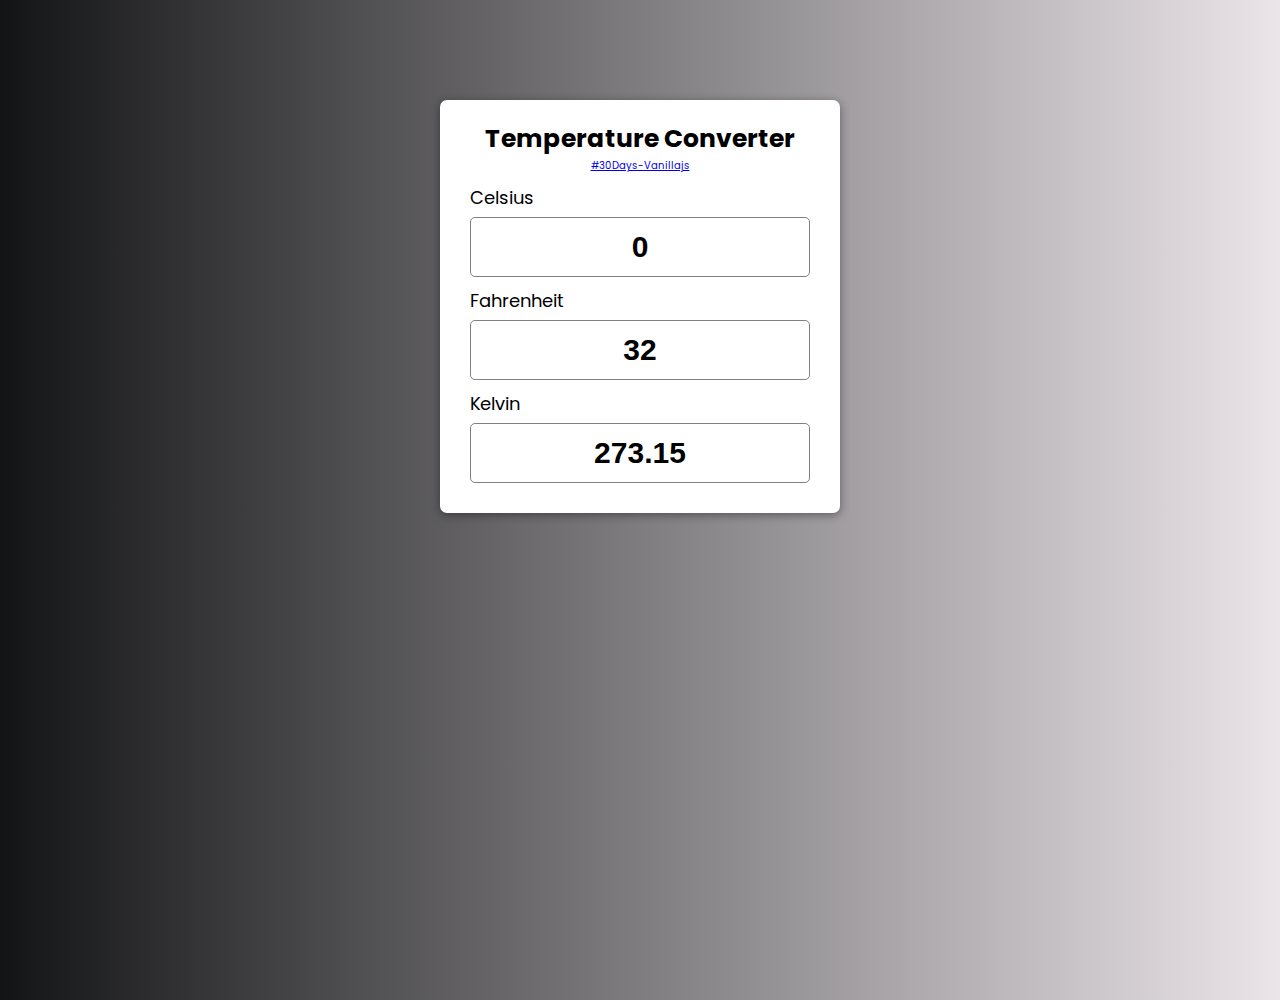
<file: 14 - Temperature Converter/index.html>
<!DOCTYPE html>
<html lang="en">
  <head>
    <meta charset="UTF-8" />
    <meta http-equiv="X-UA-Compatible" content="IE=edge" />
    <meta name="viewport" content="width=device-width, initial-scale=1.0" />
    <link rel="stylesheet" href="./assets/css/style.css" />
    <title>Temperature Converter</title>
  </head>
  <body>
    <div id="container">
      <h1>Temperature Converter</h1>
      <a href="https://github.com/ShubhamSingh03/30Days-VanillaJs"
        >#30Days-Vanillajs</a
      >
      <div class="input-wrapper">
        <label>Celsius</label><br />
        <input type="number" value="0" id="celsius" />
      </div>

      <div class="input-wrapper">
        <label>Fahrenheit</label><br />
        <input type="number" value="32" id="fahrenheit" />
      </div>

      <div class="input-wrapper">
        <label>Kelvin</label><br />
        <input type="number" value="273.15" id="kelvin" />
      </div>
    </div>

    <script src="./assets/js/temperature.js"></script>
  </body>
</html>
</file>
<file: 01 - Battery Indicator App/assets/css/style.css>
body {
  height: 100vh;
  margin: 0px;
  padding: 0px;
  background-image: linear-gradient(to bottom left, #c1b0ae, #0a0b09);
  position: relative;
  font-size: 16px;
  display: flex;
  flex-direction: column;
  justify-content: center;
  align-items: center;
  overflow: hidden;
  user-select: none;
}

h1 {
  display: flex;
  flex-direction: column;
  text-align: center;
  font-size: 3rem;
  position: absolute;
  top: 5%;
  color: #fcfcfc;
}

h1 a {
  all: unset;
  padding-top: 5px;
  cursor: pointer;
  color: white;
  font-size: 16px;
}

.selectiong {
  position: absolute;
}

.main-container {
  position: relative;
  z-index: 1000;
  backdrop-filter: blur(10px);
  display: flex;
  flex-flow: column;
  align-items: center;
  background-color: rgba(141, 140, 140, 0.158);
  border-radius: 10px;
  height: 18em;
  width: 28em;
}

.charging {
  margin-top: 0.5em;
  font-size: 1.81em;
  color: white;
  font-family: -apple-system, BlinkMacSystemFont, "Segoe UI", Roboto, Oxygen,
    Ubuntu, Cantarell, "Open Sans", "Helvetica Neue", sans-serif;
  font-weight: 600;
}

.chargerblock {
  position: relative;
  width: 10em;
  margin-top: 2em;
  height: 4em;
  border: solid white 5px;
  border-radius: 10px;
  overflow: hidden;
}

.percent {
  background-color: #49e12e;
  width: 0%;
  height: 4em;
  animation-name: fullcharge;
  animation-duration: 2s;
  animation-timing-function: ease-in-out;
  animation-iteration-count: infinite;
}

@keyframes fullcharge {
  from {
  }
  to {
    width: 10em;
  }
}

.chargeshowG {
  background-color: #49e12e;
  width: 100%;
  height: 4em;
}

.chargeshowR {
  background-color: #fe4042;
  width: 100%;
  height: 4em;
}

.full {
  background-color: #49e12e;
}

.charger-container {
  position: relative;
}

.sideone {
  position: absolute;
  top: 55%;
  left: 99%;
  height: 1.2em;
  border-top-right-radius: 5px;
  border-bottom-right-radius: 5px;
  width: 0.5em;
  background-color: white;
}

.sidetwo-icon {
  visibility: hidden;
  position: absolute;
  top: 44%;
  left: 40%;
  height: 3em;
  width: 3em;
  border-radius: 10px;
  background-color: #e7e7e7;
  clip-path: polygon(58% 0, 52% 39%, 71% 39%, 23% 100%, 43% 50%, 21% 49%);
}

.batteryIndicator {
  margin-top: 0.5em;
  font-size: 2.25em;
  font-family: -apple-system, BlinkMacSystemFont, "Segoe UI", Roboto, Oxygen,
    Ubuntu, Cantarell, "Open Sans", "Helvetica Neue", sans-serif;
  color: white;
  font-weight: 700;
}

@media (max-width: 1112px) {
  body {
    font-size: 14px;
  }
}

@media (max-width: 412px) {
  body {
    font-size: 10px;
  }
  h1 {
    font-size: 2rem;
  }
}
</file>
<file: 03 - Captcha Generator/assets/css/style.css>
* {
  margin: 0;
  padding: 0;
  box-sizing: border-box;
  font-family: "Poppins", sans-serif;
}

body {
  display: flex;
  align-items: center;
  justify-content: center;
  min-height: 100vh;
  background-image: linear-gradient(to bottom left, #111212, #899194);
}
.main-container {
  max-width: 485px;
  width: 100%;
  background: rgba(255, 255, 255, 0.3);
  box-shadow: 0 8px 32px 0 rgba(25, 25, 26, 0.37);
  backdrop-filter: blur(12.5px);
  -webkit-backdrop-filter: blur(12.5px);
  border-radius: 10px;
  border: 1px solid rgba(255, 255, 255, 0.18);
  padding: 22px 30px 40px;
}

.main-container header {
  color: #fff;
  display: flex;
  flex-direction: column;
  align-items: center;
  justify-content: center;
}

.main-container header h1 {
  font-size: 30px;
  font-weight: bold;
}

.main-container header a {
  all: unset;
  padding-top: 4px;
  font-size: 16px;
  font-weight: bold;
  cursor: pointer;
}

.main-container .captcha-container {
  display: flex;
  height: 65px;
  margin: 30px 0 20px;
  align-items: center;
  justify-content: space-between;
}

.captcha-container .captcha-img {
  height: 100%;
  width: 345px;
  user-select: none;
  background: #000;
  border-radius: 5px;
  position: relative;
}

.captcha-img img {
  width: 100%;
  height: 100%;
  object-fit: main-container;
  border-radius: 5px;
  opacity: 0.95;
}

.captcha-img .captcha {
  position: absolute;
  left: 50%;
  top: 50%;
  width: 100%;
  color: #ececec;
  font-size: 35px;
  font-style: italic;
  text-align: center;
  letter-spacing: 10px;
  transform: translate(-50%, -50%);
}

.main-container button {
  outline: none;
  border: none;
  color: #fff;
  cursor: pointer;
  background: #252424;
  border-radius: 5px;
}

.captcha-container .reload {
  width: 75px;
  height: 100%;
  font-size: 25px;
}

.main-container .input-text {
  height: 60px;
  width: 100%;
  position: relative;
}

.input-text input {
  width: 100%;
  height: 100%;
  outline: none;
  padding-left: 20px;
  font-size: 20px;
  border-radius: 5px;
  border: 1px solid #bfbfbf;
}

.input-text input {
  padding-left: 19px;
  border: 2px solid rgb(128, 120, 120);
}

.input-text .verify {
  position: absolute;
  right: 7px;
  top: 50%;
  font-size: 17px;
  height: 45px;
  padding: 0 20px;

  transform: translateY(-50%);
}

.main-container .response {
  display: none;
  font-size: 18px;
  text-align: center;
  margin: 20px 0 -5px;
}
</file>
<file: 04 - Shimmer Effect/assets/css/style.css>
* {
  padding: 0;
  box-sizing: border-box;
  font-family: "sans";
}

body {
  background-color: #ecf0f1;
  font-family: "sans";
  background-image: linear-gradient(to bottom left, #75786d, #568eb8);
  height: 100vh;
  text-align: center;
  overflow: hidden;
  margin: 0;
}

h1,
footer,
a {
  color: white;
}

img {
  max-width: 100%;
}

.header h1 {
  font-size: 2.5rem;
  margin-bottom: 4px;
}

.header a {
  text-decoration: none;
}

.cards {
  display: flex;
  gap: 10px;
  flex-wrap: wrap;
}

.card {
  margin: 5rem auto;
  box-shadow: 0 2px 10px rgba(0, 0, 0, 0.2);
  border-radius: 10px;
  overflow: hidden;
  width: 350px;
}

.card-header {
  height: 200px;
}

.card-header img {
  object-fit: cover;
  height: 100%;
  width: 100%;
}

.card-content {
  background-color: #fff;
  padding: 30px;
}

.card-title {
  height: 20px;
  margin: 0;
}

.card-excerpt {
  color: #777;
  margin: 10px 0 20px;
}

.author {
  display: flex;
}

.profile-img {
  border-radius: 50%;
  overflow: hidden;
  height: 40px;
  width: 40px;
}

.author-info {
  text-align: left;
  display: flex;
  flex-direction: column;
  justify-content: space-around;
  margin-left: 10px;
  width: 100px;
}

.author-info small {
  color: #aaa;
  margin-top: 5px;
}

.animated-bg {
  background-image: linear-gradient(
    to right,
    #f6f7f8 0%,
    #edeef1 10%,
    #f6f7f8 20%,
    #f6f7f8 100%
  );
  background-size: 200% 100%;
  animation: bgPos 1s linear infinite;
}

.animated-bg-text {
  border-radius: 50px;
  display: inline-block;
  margin: 0;
  height: 10px;
  width: 100%;
}

@keyframes bgPos {
  0% {
    background-position: 50% 0;
  }

  100% {
    background-position: -150% 0;
  }
}
</file>
<file: 05 - Dice Roll Game/assets/css/style.css>
* {
  margin: 0;
  padding: 0;
  border: 0;
  outline: 0;
  box-sizing: border-box;
}

body {
  height: 100vh;
  display: flex;
  flex-direction: column;
  align-items: center;
  background-image: linear-gradient(to top right, #14db99, #646f62);
}

.header {
  text-align: center;
  padding: 40px;
}

.header h1 {
  font-size: 2.4rem;
  padding-bottom: 5px;
}

.header a {
  padding-top: 5px;
  all: unset;
  cursor: pointer;
}

.container {
  display: grid;
  place-items: center;
  width: 330px;
  height: 400px;
  padding: 60px 0 40px;
  border-radius: 30px;
  background: rgba(255, 252, 252, 0.15);
  box-shadow: 0 8px 32px 0 rgba(0, 0, 0, 0.1);
  backdrop-filter: blur(5px);
  -webkit-backdrop-filter: blur(5px);
  border: 1px solid rgba(255, 255, 255, 0.18);
}

.dice {
  position: relative;
  width: 100px;
  height: 100px;
  transform-style: preserve-3d;
  transition: 1s ease;
}

@keyframes rolling {
  50% {
    transform: rotateX(455deg) rotateY(455deg);
  }
}

.dice-face {
  position: absolute;
  width: 100%;
  height: 100%;
  border-radius: 20px;
  border: 5px solid #f6f3f0;
  transform-style: preserve-3d;
  background: linear-gradient(145deg, #dddbd8, #fff);
}

.dice-face::before {
  position: absolute;
  content: "";
  width: 100%;
  height: 100%;
  border-radius: 20px;
  background: #f6f3f0;
  transform: translateZ(-1px);
}

.dice-face::after {
  position: absolute;
  content: "";
  top: 50%;
  left: 50%;
  width: 18px;
  height: 18px;
  border-radius: 50%;
  background: #131210;
}

.front {
  transform: translateZ(50px);
}

.back {
  transform: rotateX(180deg) translateZ(50px);
}

.top {
  transform: rotateX(90deg) translateZ(50px);
}

.bottom {
  transform: rotateX(-90deg) translateZ(50px);
}

.right {
  transform: rotateY(90deg) translateZ(50px);
}

.left {
  transform: rotateY(-90deg) translateZ(50px);
}

.front::after {
  width: 30px;
  height: 30px;
  background: #000000;
  margin: -15px 0 0 -15px;
}

.back::after {
  margin: -35px 0 0 -30px;
  box-shadow: 40px 0, 0 25px, 40px 25px, 0 50px, 40px 50px;
}

.top::after {
  margin: -30px 0 0 -30px;
  box-shadow: 40px 40px;
}

.bottom::after {
  margin: -36px 0 0 -36px;
  box-shadow: 26px 26px, 52px 52px, 52px 0, 0 52px;
}

.right::after {
  margin: -30px 0 0 -30px;
  box-shadow: 40px 0, 0 40px, 40px 40px;
}

.left::after {
  margin: -35px 0 0 -35px;
  box-shadow: 25px 25px, 50px 50px;
}

.shuffle {
  cursor: pointer;
  color: #000000;
  margin-top: 60px;
  padding: 12px 24px;
  border-radius: 5px;
  font: 700 16px "Montserrat";
  border: 1px solid #696566;
  transition: 0.4s;
}

.shuffle:hover {
  background: transparent;
}
</file>
<file: 06 - Rock Paper Scissors/assets/css/style.css>
* {
  padding: 0;
  box-sizing: border-box;
  font-family: "sans";
}

body {
  overflow: hidden;
  background-image: linear-gradient(to bottom left, #4d4a47, #52a8e5);
  color: #fff;
  text-align: center;
  min-height: 100vh;
}

h1 {
  font-size: 34px;
}

a {
  all: unset;
  color: #fff;
  font-size: 18px;
  cursor: pointer;
}

.container {
  max-width: 800px;
  display: flex;
  align-items: center;
  justify-content: center;
  margin: 90px auto 30px;
  padding: 10px;
}

img:hover {
  border: 10px solid #929292;
  cursor: pointer;
}

img {
  border: 10px solid transparent;
  margin: 40px;
  border-radius: 50%;
  transition: all 0.2s;
}

#message {
  text-align: center;
  font-size: 32px;
  color: #fff;
}

@media screen and (max-width: 600px) {
  body {
    overflow: scroll;
  }
  .container {
    margin: 70px auto 30px;
  }
  img {
    width: 100px;
    margin: 10px;
  }
}
</file>
<file: 07 - Analog Clock/assets/css/style.css>
* {
  margin: 0;
  padding: 0;
  box-sizing: border-box;
}

.light {
  --header-text-color: #151d2a;
  --background-image: url("../img/clock-light.png");
  --background-color: #ededed;
  --box-shadow: 6px 6px 8px #dcdcdc, -6px -6px 8px #fefefe,
    inset 6px 6px 8px #dcdcdc, inset -6px -6px 8px #fefefe;
  --border-width-color: #ededed;
  --clock-main-wheel: #3497cc;
  --clock-hour-hand: #ff3d68;
  --clock-minute-hand: #30303b;
  --clock-second-hand: #3497cc;
}

.dark {
  --header-text-color: #ffffff;
  --background-image: url("../img/clock-dark.png");
  --background-color: #151d2a;
  --box-shadow: -4px -4px 6px rgba(60, 60, 60, 0.5),
    inset 4px 4px 6px rgba(0, 0, 0, 0.5),
    inset -4px -4px 6px rgba(60, 60, 60, 0.3), 4px 4px 6px rgba(10, 10, 10, 0.3);
  --border-width-color: #1b2021;
  --clock-main-wheel: #ffffff;
  --clock-hour-hand: #ff3d68;
  --clock-minute-hand: #ffffff;
  --clock-second-hand: #39a2db;
}

body {
  height: 100vh;
  display: flex;
  flex-direction: column;
  gap: 30px;
  align-items: center;
  justify-content: center;
  background: var(--background-color);
}

.header {
  display: flex;
  flex-direction: column;
  align-items: center;
  justify-content: center;
  text-align: center;
  gap: 10px;
  color: var(--header-text-color);
}

.header a {
  all: unset;
  cursor: pointer;
  font-weight: bold;
}

/*
 Toggle button styles  
*/

.toggle {
  cursor: pointer;
  position: relative;
  display: flex;
  justify-content: space-between;
  width: 120px;
  height: 60px;
  border-radius: 50px;
  transition: 0.2s;
}

.toggle i {
  width: 50%;
  line-height: 60px;
  text-align: center;
  font-size: 30px;
  z-index: 1;
}

.toggle .ball {
  position: absolute;
  width: 45px;
  height: 45px;
  margin: 7.5px;
  border-radius: 50%;
  transition: 0.3s ease-out;
}

input {
  display: none;
}

/* 
 Clock styles
*/
.clock {
  width: 350px;
  height: 350px;
  display: flex;
  align-items: center;
  justify-content: center;
  border: 12px solid var(--border-width-color);
  border-radius: 50%;
  background: var(--background-image);
  background-size: cover;
  box-shadow: var(--box-shadow);
}

.clock::before {
  content: "";
  position: absolute;
  width: 15px;
  height: 15px;
  background: var(--clock-main-wheel);
  border-radius: 50%;
  z-index: 15;
}

.clock .hour,
.clock .minute,
.clock .second {
  position: absolute;
}

.clock .hour,
.clock .hour .hr {
  width: 160px;
  height: 160px;
}

.clock .minute,
.clock .minute .min {
  width: 190px;
  height: 190px;
}

.clock .second,
.clock .second .sec {
  width: 230px;
  height: 230px;
}

.clock .hour .hr,
.clock .minute .min,
.clock .second .sec {
  display: flex;
  justify-content: center;
  position: absolute;
  border-radius: 50%;
}

.clock .hour .hr::before {
  content: "";
  position: absolute;
  width: 8px;
  height: 80px;
  background: var(--clock-hour-hand);
  z-index: 10;
  border-radius: 10px;
}

.clock .minute .min::before {
  content: "";
  position: absolute;
  width: 4px;
  height: 90px;
  background: var(--clock-minute-hand);
  z-index: 11;
  border-radius: 8px;
}

.clock .second .sec::before {
  content: "";
  position: absolute;
  width: 3px;
  height: 140px;
  background: var(--clock-second-hand);
  z-index: 12;
  border-radius: 2px;
}

/*
  Light Mode
*/

.light .toggle {
  background: linear-gradient(145deg, #e1e1e1, #fff);
  box-shadow: 3px 3px 4px #e6e6e6, -3px -3px 4px #ffffff;
}

.light .toggle .bxs-sun {
  color: #fafafa;
}

.light .toggle .bx-moon {
  color: #151d2a;
}

.light .toggle .ball {
  background: #151d2a;
}

/*
  Dark Mode
*/

.dark .toggle {
  background: #151d2a;
  box-shadow: 3px 3px 3px #0e131b, -3px -3px 3px #1c2739;
}

.dark .toggle .bx-sun {
  color: #fafafa;
}

.dark .toggle .bxs-moon {
  color: #151d2a;
}

.dark .toggle .ball {
  background: #fafafa;
  transform: translateX(60px);
}

/* Media Queries */

@media screen and (max-width: 1150px) {
  .clock {
    width: 300px;
    height: 300px;
  }
}

@media screen and (max-width: 596px) {
  .clock {
    width: 250px;
    height: 250px;
  }
  .clock .second,
  .clock .second .sec {
    width: 200px;
    height: 190px;
  }
}
</file>
<file: 08 - Digital Clock/assets/css/style.css>
* {
  margin: 0;
  padding: 0;
  box-sizing: border-box;
  font-family: "sans";
  overflow: hidden;
}

section {
  position: absolute;
  width: 100%;
  height: 100vh;
  background-image: linear-gradient(to bottom left, #f9faf9, #000000);
  display: flex;
  flex-direction: column;
  justify-content: center;
  align-items: center;
}

.heading {
  color: white;
  font-size: 3rem;
  text-align: center;
}

.heading a {
  all: unset;
  font-size: 1.3rem;
  cursor: pointer;
}

.clock {
  position: relative;
  width: 450px;
  height: 250px;
  background: rgba(255, 255, 255, 0.05);
  box-shadow: 0 15px 25px rgba(0, 0, 0, 0.1);
  z-index: 1000;
  border-radius: 20px;
  backdrop-filter: blur(20px);
}

.clock .container {
  display: flex;
  justify-content: center;
  align-items: center;
  height: 100%;
}

.clock .container h2 {
  font-size: 3.5rem;
  color: #fff;
}

.clock .container h2:nth-child(odd) {
  padding: 5px 10px;
  border-radius: 10px;
  background: rgba(255, 255, 255, 0.05);
  box-shadow: 0 15px 25px rgba(0, 0, 0, 0.2);
}

#meridiem {
  position: relative;
  top: 30px;
  padding-left: 10px;
  font-size: 1.4rem;
  color: #fff;
  font-weight: 700;
}
</file>
<file: 09 - Keyboard Info/assets/css/style.css>
* {
  padding: 0;
  box-sizing: border-box;
  font-family: "sans";
}

body {
  overflow: hidden;
  background-image: linear-gradient(to bottom left, #285af0, #8b797c);
  display: flex;
  flex-direction: column;
  align-items: center;
  justify-content: space-evenly;
  min-height: 100vh;
}

.header {
  color: #fff;
  text-align: center;
  padding-top: 10px;
}

.header h1 {
  font-size: 40px;
}

.header a {
  font-size: 20px;
  all: unset;
  color: #fff;
  cursor: pointer;
}

.key {
  border: 1px solid #999;
  background-color: #eee;
  box-shadow: 1px 1px 3px rgba(0, 0, 0, 0.1);
  display: inline-flex;
  align-items: center;
  font-size: 20px;
  font-weight: bold;
  padding: 20px;
  flex-direction: column;
  margin: 10px;
  min-width: 150px;
  position: relative;
}

.key small {
  position: absolute;
  top: -28px;
  left: 0;
  text-align: center;
  width: 100%;
  color: rgb(10, 10, 10);
  font-size: 24px;
}

@media (max-width: 768px) {
  .key {
    margin: 10px 0px;
  }
}
</file>
<file: 11 - Image Slider/assets/css/style.css>
* {
  margin: 0;
  padding: 0;
  border: 0;
  outline: 0;
  user-select: none;
  box-sizing: border-box;
}

body {
  height: 100vh;
  display: flex;
  align-items: center;
  justify-content: center;
  background: #111111;
}

/* .outline {
  color: white;
  text-shadow: -1px -1px 0 #000, 1px -1px 0 #000, -1px 1px 0 #000,
    1px 1px 0 #000;
  height: 100%;
  width: 100%;
  padding: 0;
  margin: 0;
  font-size: 5em;
  font-family: Impact;
  letter-spacing: 5px;
  text-align: center;
}

@supports ((text-stroke: 2px black) or (-webkit-text-stroke: 2px black)) {
  .outline {
    color: transparent;
    -webkit-text-stroke: 2px white;
    text-shadow: none;
  }
} */

/* .link-to-github {
  all: unset;
  position: fixed;
  padding: 10px;
  bottom: 0;
  right: 0;
  cursor: pointer;
  color: white;
  font-size: 18px;
} */

.slider {
  display: flex;
  align-items: center;
  width: 80rem;
  height: 375px;
  padding: 20px 0;
  position: absolute;
  overflow: hidden;
}

.slider .inner-slider {
  display: flex;
  pointer-events: none;
  position: absolute;
  top: 0;
  left: -10px;
  transition: 0.4s ease-out;
}

.slider .slider-item {
  margin: 0 15px;
  width: 250px;
  height: 375px;
}

.slider .slider-item img {
  width: 100%;
  height: 100%;
  border-radius: 12px;
}

.slider .slider-prev,
.slider .slider-next {
  position: absolute;
  z-index: 1;
  width: 50px;
  height: 50px;
  line-height: 58px;
  border-radius: 50%;
  background: #111111cc;
  color: #ffffff;
  font-size: 40px;
  cursor: pointer;
}

.slider .slider-prev {
  left: 10px;
}

.slider .slider-next {
  right: 10px;
}

@media (max-width: 768px) {
  .slider {
    left: 0;
  }

  .slider .slider-prev,
  .slider .slider-next {
    display: none;
  }
}

/* @media (max-width: 428px) {
  .outline {
    font-size: 2em;
    padding: 20px;
  }
  @supports ((text-stroke: 1px black) or (-webkit-text-stroke: 1px black)) {
    .outline {
      color: transparent;
      -webkit-text-stroke: 1px white;
      text-shadow: none;
    }
  }
} */
</file>
<file: 12 - Percentage Calculator/assets/css/style.css>
@import url("https://fonts.googleapis.com/css2?family=Poppins:wght@300;400&display=swap");

body {
  background-image: linear-gradient(to bottom left, #545f55, #6aaee2);
  font-size: 62.5%;
}

body,
button,
input {
  font-family: "Poppins", sans-serif;
  font-weight: 700;
  letter-spacing: 0.1rem;
}

.link-to-git {
  all: unset;
  position: absolute;
  color: #fff;
  font-size: 18px;
  cursor: pointer;
}

.background {
  display: flex;
  min-height: 100vh;
}

.container {
  flex: 0 1 30rem;
  margin: auto;
  padding: 1rem;
}

.calculator {
  position: relative;
  backdrop-filter: blur(12px) saturate(144%);
  -webkit-backdrop-filter: blur(12px) saturate(144%);
  background-color: rgba(31, 28, 28, 0.36);
  border-radius: 12px;
  border: 1px solid rgba(58, 59, 61, 0.3);
}

.calculator-body {
  display: block;
}

.form-body {
  flex: 1;
  padding: 2rem;
}

.container-title {
  display: flex;
  flex-direction: column;
  justify-content: center;
  align-items: center;
}

.title {
  justify-content: center;
  align-items: center;
  color: #fafafa;
  font-size: 2rem;
  padding: 1.5rem;
  padding-bottom: 1rem;
  text-transform: uppercase;
  display: flex;
}

.container-title span {
  color: #fff;
}

.inputs {
  margin-bottom: 1rem;
}

input {
  padding: 10px 0;
  background: none;
  border: none;
  border-bottom: 1px solid rgb(199, 198, 198);
  color: rgb(252, 252, 252);
  font-size: 0.9rem;
  text-transform: uppercase;
  outline: none;
  transition: border-color 0.2s;
  width: 100%;
}

input::placeholder {
  color: rgb(230, 227, 227);
}

input:focus {
  border-bottom-color: rgb(235, 233, 233);
}

.result {
  color: rgb(255, 255, 255);
  font-size: 1rem;
  padding-bottom: 0.2rem;
  margin-left: 1rem;
  text-align: left;
}

.form-btn {
  margin-top: 2rem;
  text-align: center;
}

.btn {
  line-height: 0;
  padding: 1rem 1rem;
  border-radius: 0.5rem;
  transition: 0.5s;
  color: #fff;
  cursor: pointer;
  background: transparent;
  border: 1px solid rgba(58, 59, 61, 0.904);
}

.btn span {
  font-weight: 600;
  font-size: 1rem;
}

.btn i {
  margin-left: 0.2rem;
  font-size: 0.8rem;
  transition: 0.3s;
}
.btn:hover i {
  transform: translateX(5px);
}

@media screen and (max-width: 430px) {
  .link-to-git {
    font-size: 12px;
    font-weight: normal;
  }
}
</file>
<file: 13 - Animating Number Counters/assets/css/style.css>
*,
::after,
::before {
  box-sizing: border-box;
}

:root {
  --primary-100: hsl(21, 94%, 87%);
  --primary-200: hsl(21, 80%, 74%);
  --primary-300: hsl(21, 65%, 59%);
  --primary-400: hsl(21, 57%, 50%);
  --primary-500: hsl(21, 62%, 45%);
  --primary-600: hsl(21, 77%, 34%);
  --primary-700: hsl(21, 81%, 29%);
  --primary-800: hsl(21, 84%, 25%);
  --primary-900: hsl(21, 91%, 17%);
  --grey-50: #f8fafc;
  --grey-100: #f1f5f9;
  --grey-200: #e2e8f0;
  --grey-300: #cbd5e1;
  --grey-400: #94a3b8;
  --grey-500: #64748b;
  --grey-600: #475569;
  --grey-700: #334155;
  --grey-800: #1e293b;
  --grey-900: #0f172a;
  --black: #222;
  --white: #fff;
  --red-light: #f8d7da;
  --red-dark: #842029;
  --green-light: #d1e7dd;
  --green-dark: #0f5132;
  --smallText: 0.7em;
  --backgroundColor: var(--grey-400);
  --textColor: var(--grey-900);
  --borderRadius: 0.5rem;
  --letterSpacing: 1px;
  --transition: 0.3s ease-in-out all;
  --max-width: 1120px;
  --fixed-width: 600px;
  --fluid-width: 90vw;
  --shadow-1: 0 1px 3px 0 rgba(0, 0, 0, 0.1), 0 1px 2px 0 rgba(0, 0, 0, 0.06);
  --shadow-2: 0 4px 6px -1px rgba(0, 0, 0, 0.1),
    0 2px 4px -1px rgba(0, 0, 0, 0.06);
  --shadow-3: 0 10px 15px -3px rgba(0, 0, 0, 0.1),
    0 4px 6px -2px rgba(0, 0, 0, 0.05);
  --shadow-4: 0 20px 25px -5px rgba(0, 0, 0, 0.1),
    0 10px 10px -5px rgba(0, 0, 0, 0.04);
}

body {
  background: var(--backgroundColor);
  font-family: -apple-system, BlinkMacSystemFont, "Segoe UI", Roboto, Oxygen,
    Ubuntu, Cantarell, "Open Sans", "Helvetica Neue", sans-serif;
  font-weight: 400;
  line-height: 1.75;
  color: var(--textColor);
}

p {
  margin-bottom: 1.5rem;
  max-width: 40em;
}

h1,
h2,
h3,
h4,
h5 {
  margin: 0;
  margin-bottom: 1.38rem;
  font-family: var(--headingFont);
  font-weight: 400;
  line-height: 1.3;
  text-transform: capitalize;
  letter-spacing: var(--letterSpacing);
}

h1 {
  margin-top: 0;
  font-size: 3.052rem;
}

h2 {
  font-size: 2.441rem;
}

h3 {
  font-size: 1.953rem;
}

h4 {
  font-size: 1.563rem;
}

h5 {
  font-size: 1.25rem;
}

small,
.text-small {
  font-size: var(--smallText);
}

a {
  text-decoration: none;
}
ul {
  list-style-type: none;
  padding: 0;
}

.img {
  width: 100%;
  display: block;
  object-fit: cover;
}

.header {
  text-align: center;
}
.header a {
  all: unset;
  cursor: pointer;
  font-weight: bold;
}

section {
  padding: 5rem 0;
  width: 90vw;
  max-width: 1170px;
  margin: 0 auto;
  display: grid;
  gap: 2rem;
}

@media screen and (min-width: 768px) {
  section {
    grid-template-columns: 1fr 1fr;
  }
}
@media screen and (min-width: 992px) {
  section {
    grid-template-columns: repeat(4, 1fr);
  }
}

article {
  background: var(--white);
  padding: 1rem 2rem;
  border-radius: var(--borderRadius);
  border-bottom: 4px solid transparent;
}

article svg {
  display: block;
  object-fit: contain;
  width: 66px;
  height: 66px;
  fill: rgb(0, 0, 0);
}

article span {
  font-size: 4rem;
  font-weight: 700;
  line-height: 1.25;
}

article p {
  margin: 0;
  text-transform: capitalize;
  font-size: 1.5rem;
}

article:nth-of-type(1) {
  border-bottom-color: #f59e0b;
}
article:nth-of-type(2) {
  border-bottom-color: #14b8a6;
}
article:nth-of-type(3) {
  border-bottom-color: #a855f7;
}
article:nth-of-type(4) {
  border-bottom-color: #76e039;
}
</file>
<file: 14 - Temperature Converter/assets/css/style.css>
@import url("https://fonts.googleapis.com/css2?family=Poppins:wght@200;300;400;500;600;700&display=swap");

* {
  margin: 0;
  padding: 0;
  box-sizing: border-box;
}

html {
  font-size: 62.5%;
}

body {
  background-image: linear-gradient(to left, #ebe5ea, #131415);
  min-height: 100vh;
  overflow: hidden;
  font-family: "Poppins", sans-serif;
}

h1 {
  font-size: 2.5rem;
  text-align: center;
}

#container {
  text-align: center;
  background: #ffffff;
  padding: 2rem;
  border-radius: 0.7rem;
  width: 40rem;
  margin: 10rem auto;
  box-shadow: 0 0.2rem 1rem rgba(0, 0, 0, 0.4);
  transition: 0.3s;
}

.input-wrapper {
  display: flex;
  flex-direction: column;
  justify-content: center;
  margin: 1rem;
}

.input-wrapper label {
  font-size: 1.8rem;
  text-align: left;
}

.input-wrapper input {
  padding: 1.2rem;
  font-size: 3rem;
  width: 100%;
  margin-top: -1rem;
  font-weight: bold;
  text-align: center;
  outline: none;
  border: 1px solid gray;
  border-radius: 0.5rem;
}

.input-wrapper input:focus {
  border: 1px solid blueviolet;
}

.input-wrapper input::-webkit-outer-spin-button,
::-webkit-inner-spin-button {
  display: none;
}

@media screen and (max-width: 460px) {
  html {
    font-size: 52%;
  }
}
</file>
